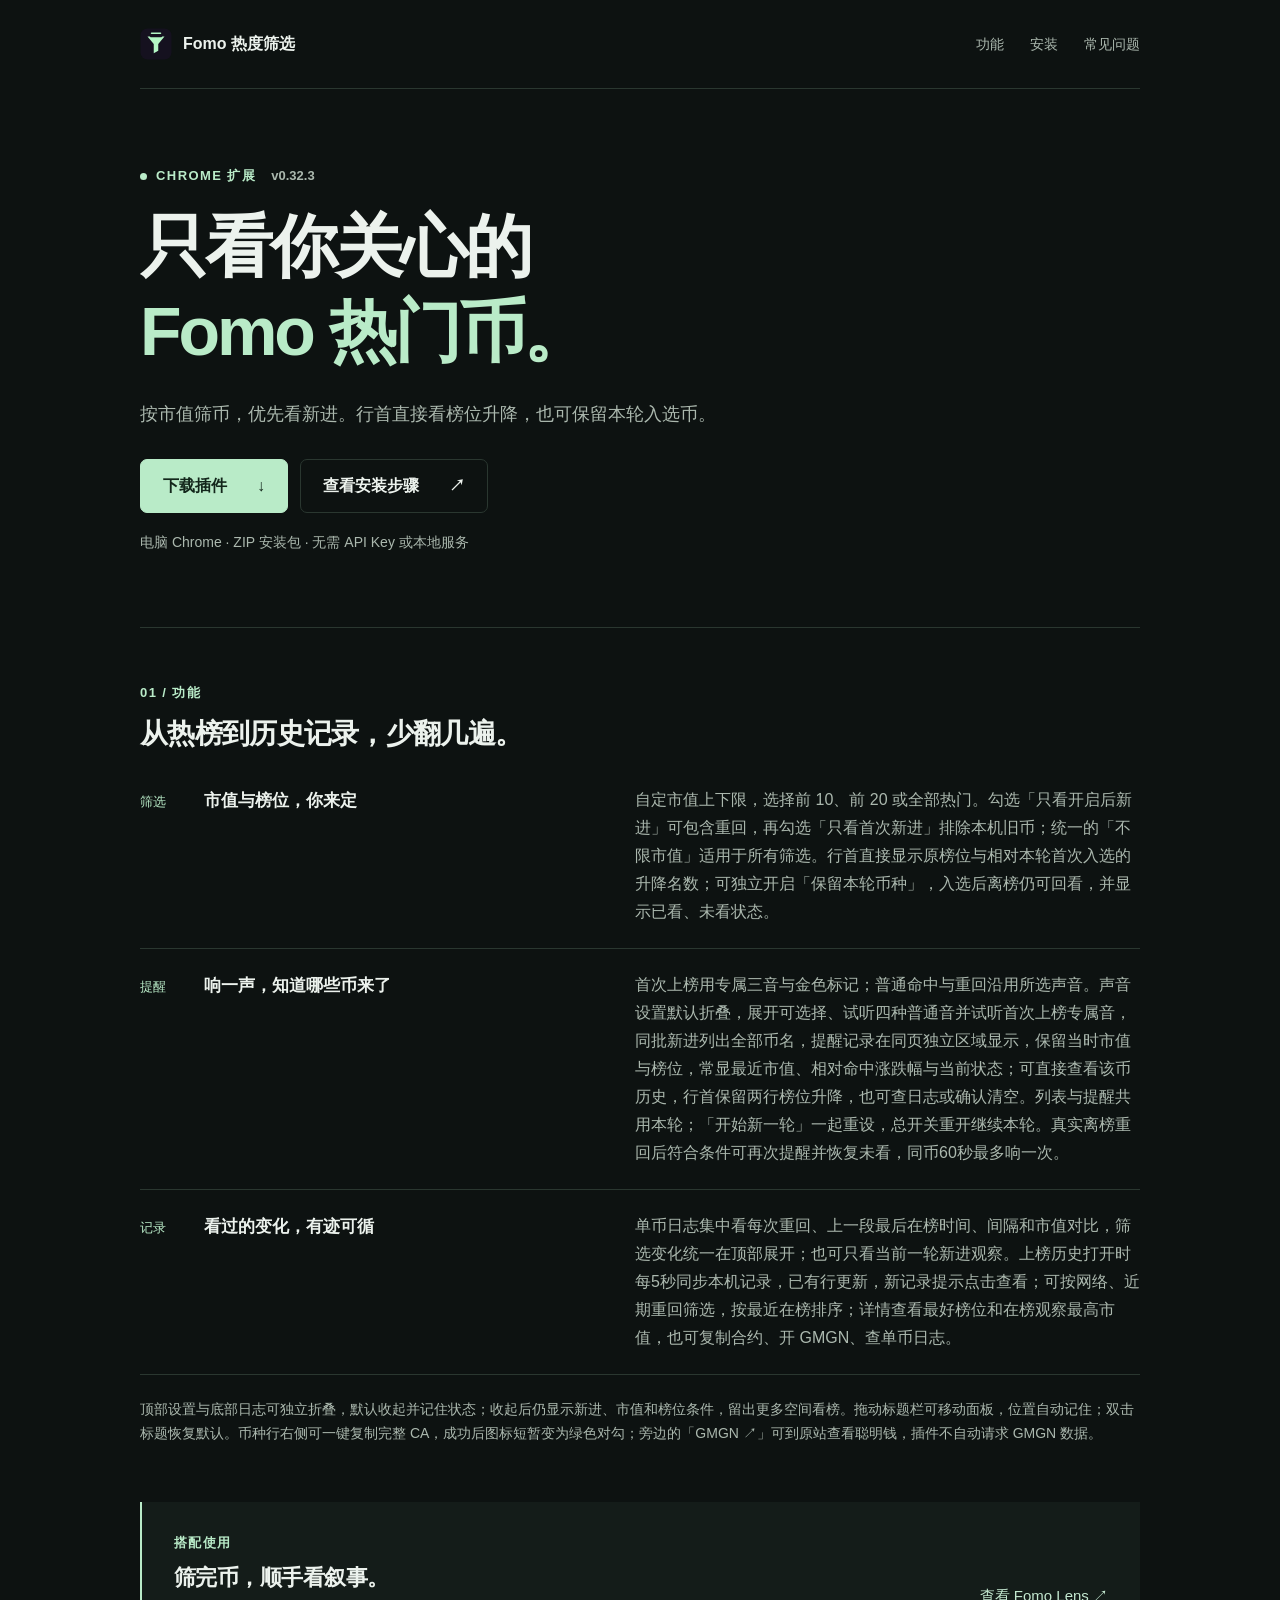
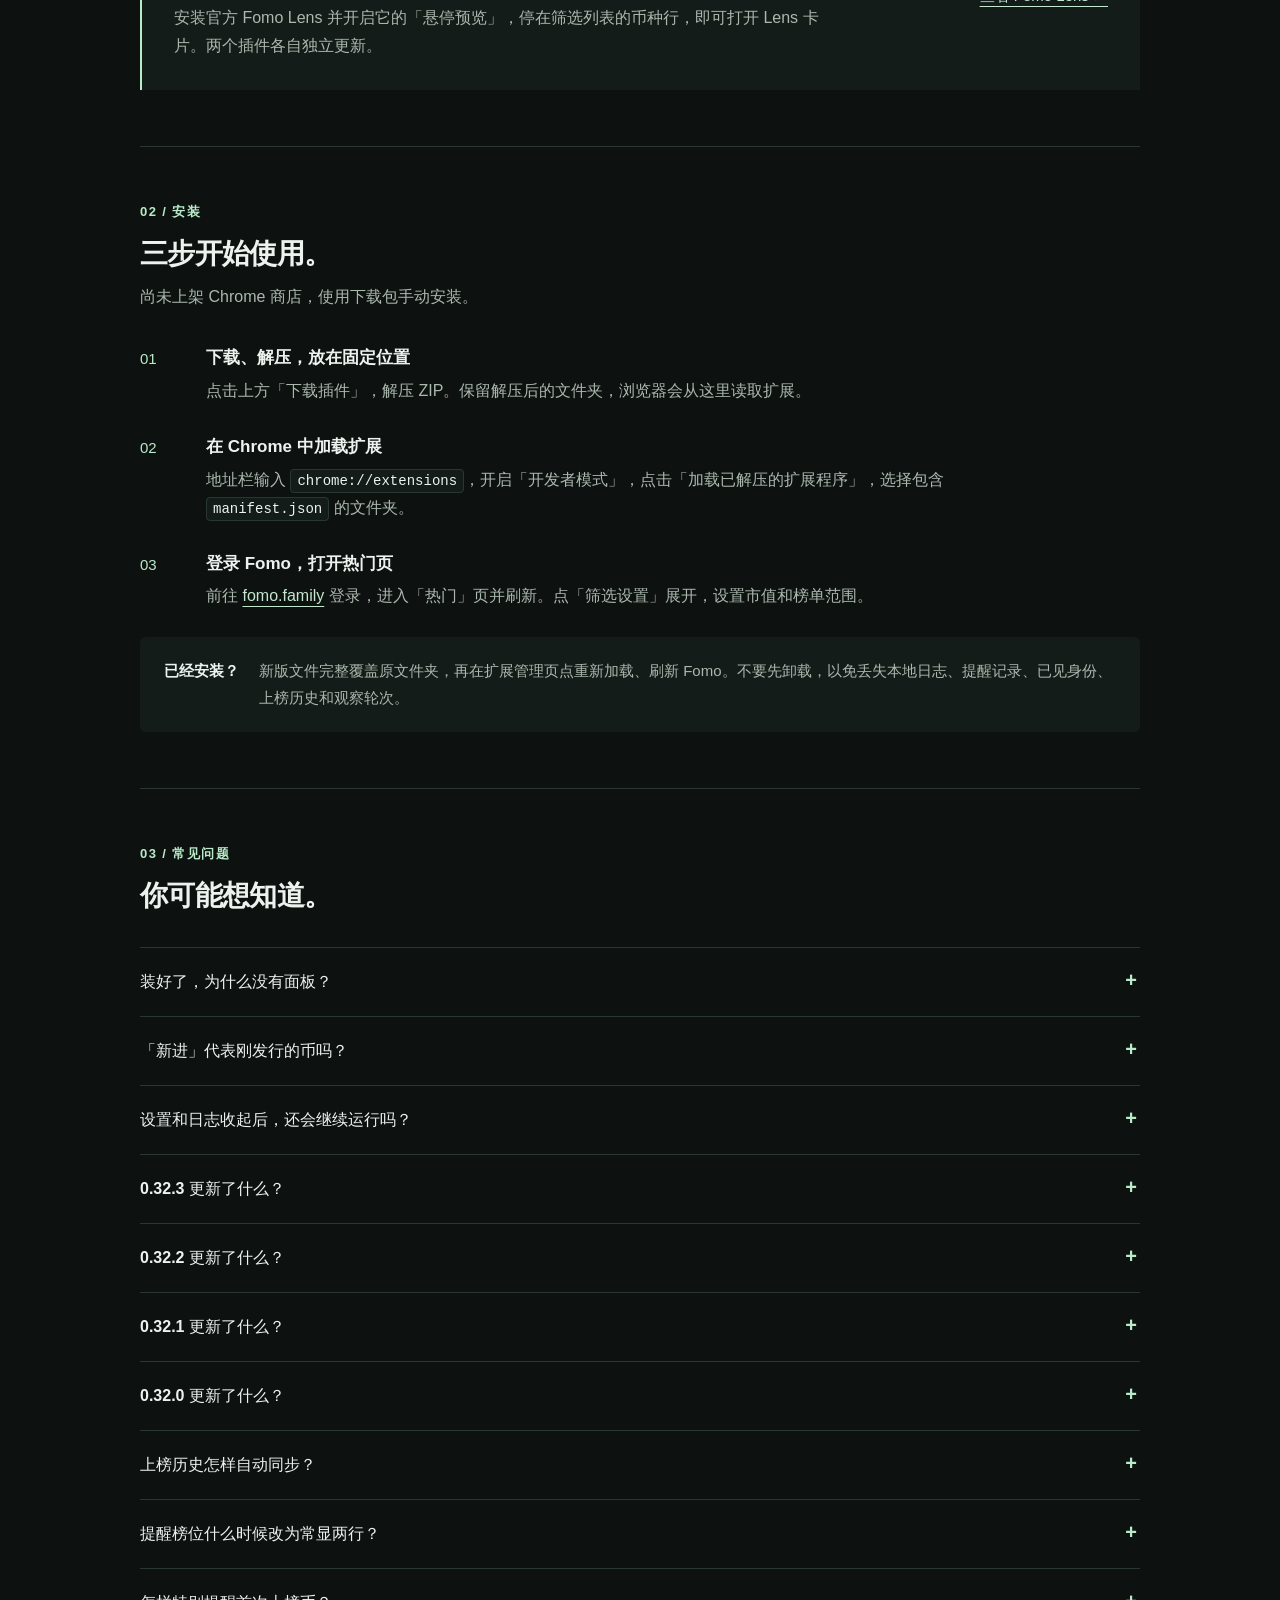
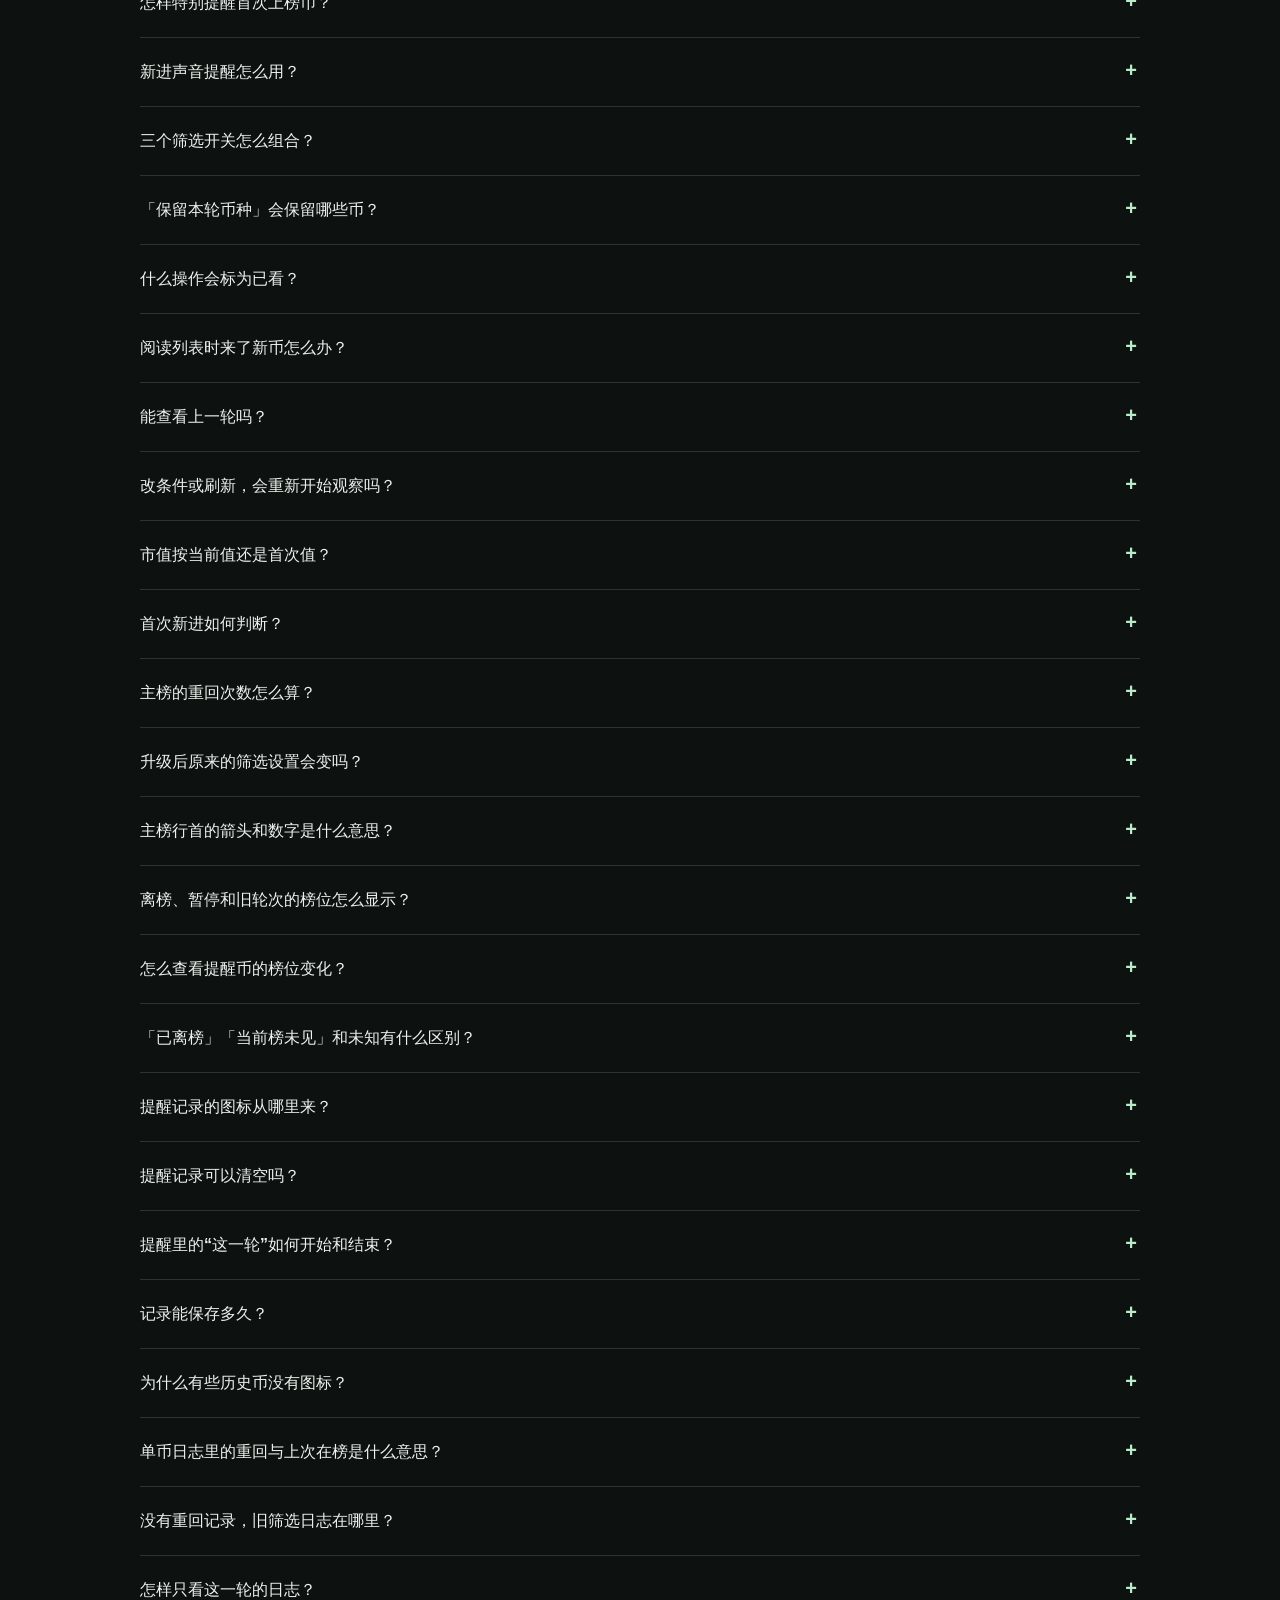
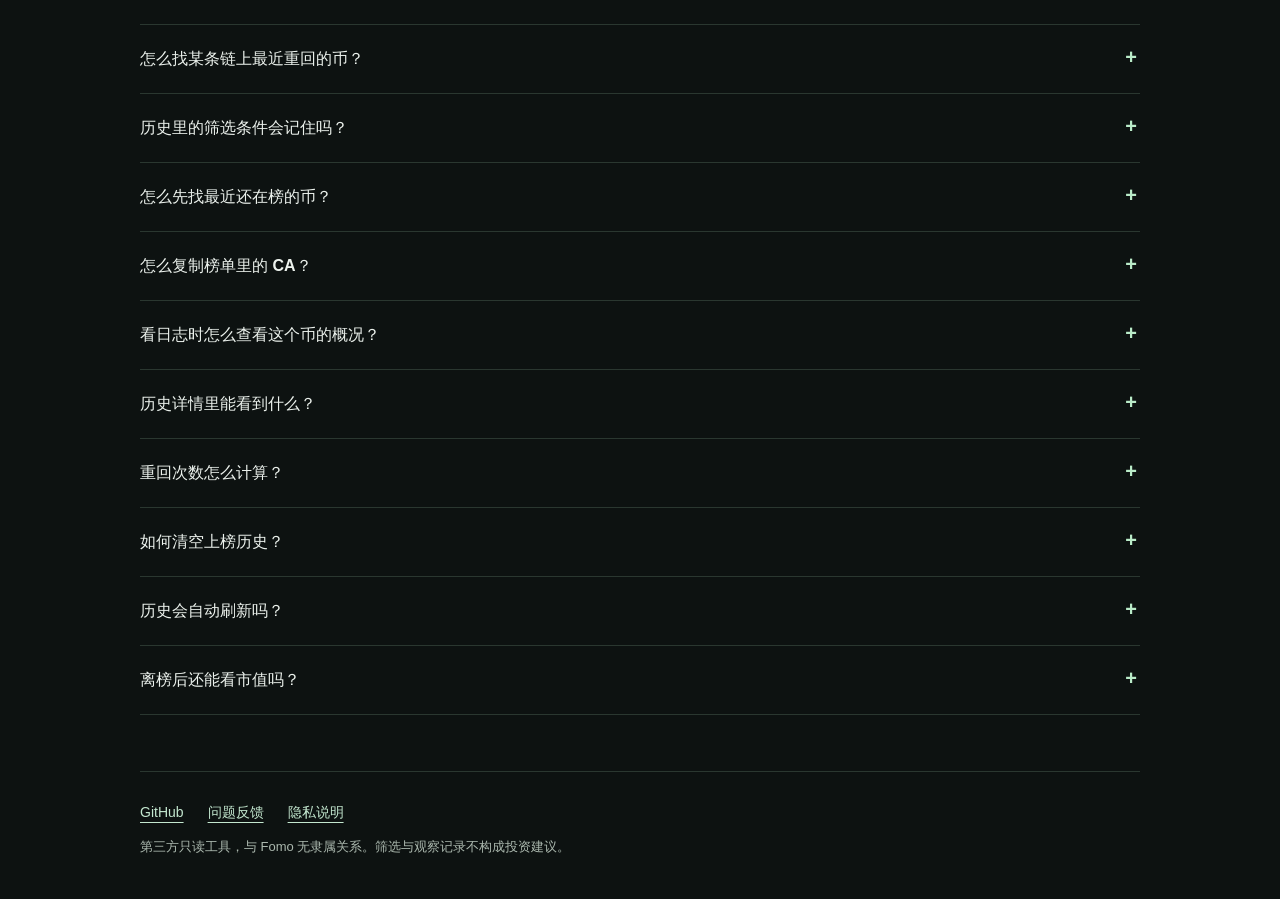
<file: index.html>
<!doctype html>
<html lang="zh-CN">
<head>
  <meta charset="utf-8">
  <meta name="viewport" content="width=device-width, initial-scale=1">
  <meta name="color-scheme" content="dark">
  <meta name="description" content="按市值和榜位筛选 Fomo 热门币，保留本轮入选币、标记已看，并查看变化日志。下载 Chrome 扩展并查看安装说明。">
  <title>Fomo 热度筛选 · 下载与使用</title>
  <link rel="icon" href="assets/icon.svg" type="image/svg+xml">
  <link rel="stylesheet" href="style.css">
</head>
<body>
  <a class="skip" href="#install">跳到安装步骤</a>
  <header class="wrap topbar">
    <a class="brand" href="./"><img src="assets/icon.svg" width="32" height="32" alt=""><span>Fomo 热度筛选</span></a>
    <nav aria-label="页面导航"><a href="#features">功能</a><a href="#install">安装</a><a href="#faq">常见问题</a></nav>
  </header>
  <main>
    <section class="wrap hero" aria-labelledby="title">
      <p class="eyebrow"><span class="dot" aria-hidden="true"></span>CHROME 扩展 <span class="version">v0.32.3</span></p>
      <h1 id="title">只看你关心的<br><span>Fomo 热门币。</span></h1>
      <p class="intro">按市值筛币，优先看新进。<br class="mobile-break">行首直接看榜位升降，也可保留本轮入选币。</p>
      <div class="actions"><a class="button primary" href="https://github.com/ccxxpa/fomo-trending-filter/releases/download/v0.32.3/fomo-trending-filter-0.32.3.zip">下载插件 <span aria-hidden="true">↓</span></a><a class="button secondary" href="#install">查看安装步骤 <span aria-hidden="true">↗</span></a></div>
      <p class="download-note">电脑 Chrome · ZIP 安装包 · 无需 API Key 或本地服务</p>
    </section>

    <section class="wrap section" id="features" aria-labelledby="features-title">
      <div class="section-heading"><p class="eyebrow">01 / 功能</p><h2 id="features-title">从热榜到历史记录，少翻几遍。</h2></div>
      <dl class="features">
        <div><dt><span>筛选</span>市值与榜位，你来定</dt><dd>自定市值上下限，选择前 10、前 20 或全部热门。勾选「只看开启后新进」可包含重回，再勾选「只看首次新进」排除本机旧币；统一的「不限市值」适用于所有筛选。行首直接显示原榜位与相对本轮首次入选的升降名数；可独立开启「保留本轮币种」，入选后离榜仍可回看，并显示已看、未看状态。</dd></div>
        <div><dt><span>提醒</span>响一声，知道哪些币来了</dt><dd>首次上榜用专属三音与金色标记；普通命中与重回沿用所选声音。声音设置默认折叠，展开可选择、试听四种普通音并试听首次上榜专属音，同批新进列出全部币名，提醒记录在同页独立区域显示，保留当时市值与榜位，常显最近市值、相对命中涨跌幅与当前状态；可直接查看该币历史，行首保留两行榜位升降，也可查日志或确认清空。列表与提醒共用本轮；「开始新一轮」一起重设，总开关重开继续本轮。真实离榜重回后符合条件可再次提醒并恢复未看，同币60秒最多响一次。</dd></div>
        <div><dt><span>记录</span>看过的变化，有迹可循</dt><dd>单币日志集中看每次重回、上一段最后在榜时间、间隔和市值对比，筛选变化统一在顶部展开；也可只看当前一轮新进观察。上榜历史打开时每5秒同步本机记录，已有行更新，新记录提示点击查看；可按网络、近期重回筛选，按最近在榜排序；详情查看最好榜位和在榜观察最高市值，也可复制合约、开 GMGN、查单币日志。</dd></div>
      </dl>
      <p class="small-note">顶部设置与底部日志可独立折叠，默认收起并记住状态；收起后仍显示新进、市值和榜位条件，留出更多空间看榜。拖动标题栏可移动面板，位置自动记住；双击标题恢复默认。币种行右侧可一键复制完整 CA，成功后图标短暂变为绿色对勾；旁边的「GMGN ↗」可到原站查看聪明钱，插件不自动请求 GMGN 数据。</p>
    </section>

    <section class="wrap lens" aria-labelledby="lens-title">
      <div><p class="eyebrow">搭配使用</p><h2 id="lens-title">筛完币，顺手看叙事。</h2><p>安装官方 Fomo Lens 并开启它的「悬停预览」，停在筛选列表的币种行，即可打开 Lens 卡片。两个插件各自独立更新。</p></div>
      <a href="https://hogen.pro/fomo-helper/" class="text-link">查看 Fomo Lens <span aria-hidden="true">↗</span></a>
    </section>

    <section class="wrap section" id="install" aria-labelledby="install-title">
      <div class="section-heading"><p class="eyebrow">02 / 安装</p><h2 id="install-title">三步开始使用。</h2><p>尚未上架 Chrome 商店，使用下载包手动安装。</p></div>
      <ol class="steps">
        <li><div><h3>下载、解压，放在固定位置</h3><p>点击上方「下载插件」，解压 ZIP。保留解压后的文件夹，浏览器会从这里读取扩展。</p></div></li>
        <li><div><h3>在 Chrome 中加载扩展</h3><p>地址栏输入 <code>chrome://extensions</code>，开启「开发者模式」，点击「加载已解压的扩展程序」，选择包含 <code>manifest.json</code> 的文件夹。</p></div></li>
        <li><div><h3>登录 Fomo，打开热门页</h3><p>前往 <a href="https://fomo.family/">fomo.family</a> 登录，进入「热门」页并刷新。点「筛选设置」展开，设置市值和榜单范围。</p></div></li>
      </ol>
      <div class="update-note"><strong>已经安装？</strong><p>新版文件完整覆盖原文件夹，再在扩展管理页点重新加载、刷新 Fomo。不要先卸载，以免丢失本地日志、提醒记录、已见身份、上榜历史和观察轮次。</p></div>
    </section>

    <section class="wrap section" id="faq" aria-labelledby="faq-title">
      <div class="section-heading"><p class="eyebrow">03 / 常见问题</p><h2 id="faq-title">你可能想知道。</h2></div>
      <div class="faq">
        <details><summary>装好了，为什么没有面板？</summary><p>确认扩展已启用，且允许访问 Fomo。进入「热门」页并刷新一次。从插件点开的代币详情页不会再显示筛选面板。</p></details>
        <details><summary>「新进」代表刚发行的币吗？</summary><p>不是。「新进」表示本机观察到它进入你选择的榜单范围，不代表发行时间或平台实际上榜时间。</p></details>
        <details><summary>设置和日志收起后，还会继续运行吗？</summary><p>会。点顶部「筛选设置」向上收起、点底部「最近日志」向下收起，两处独立展开并自动记住状态。折叠只改变显示，筛选、声音与日志保存继续运行，轮次和观察起点不变。收起时仍显示条件摘要，全部日志、上榜历史和提醒记录可直接打开；需要修改开关或条件时，再展开设置。</p></details>
        <details><summary>0.32.3 更新了什么？</summary><p>修复关闭上榜历史后提醒记录被横向拉宽的问题。提醒单独打开或切换显示时保持紧凑宽度，空间不足时缩窄或上下排列；左右位置随实际宽度计算。开关历史保留提醒阅读位置，不覆盖已保存的面板坐标。</p><p>上榜历史的宽度以及提醒筛选、记录、声音规则保持。重新加载扩展并刷新Fomo即可，无需清空记录。</p></details>
        <details><summary>0.32.2 更新了什么？</summary><p>提醒记录顶部新增“全部／首次上榜／重回”。首次上榜只看本机确认的金色记录；重回只看确认离开整个热榜、重回后命中的提醒。普通首次命中与类型不明的旧记录保留在全部中。同币不同次提醒各自筛选，混合批次保留原批数量。</p><p>这组选择只影响回看，声音、实际记录、主榜与未看规则保持。关闭再打开或从日志返回延续选择，刷新页面后默认全部。标题显示当前批数与全部批数；清空确认会明确包含当前未显示的类型。重新加载扩展并刷新Fomo即可使用，无需清空记录。</p></details>
        <details><summary>0.32.1 更新了什么？</summary><p>0.32.1（2026-09-09）压紧同页提醒和上榜历史。提醒将币名、事件与当时榜位放在同一行，命中和最近市值并排，各自保留完整日期时间，四个操作入口紧接其后。单币批次的时间和数量放到币名右侧，仅省去完全相同的重复时间；多币分组、不同时间、缺值与异常状态继续保留。</p><p>历史将最近在榜和重回次数尽量合为一行，保留可能不完整标记与详情，通用数据来源说明可以展开。主榜计数明确为“当前显示”和“本轮入选”。较窄区域自然换行，沿用原同页切换和上下排列；筛选、轮次、声音、未看、比较依据与存储规则不变。无需清空记录，重新加载扩展并刷新Fomo即可。</p></details>
        <details><summary>0.32.0 更新了什么？</summary><p>0.32.0（2026-09-08）将提醒记录改为同页独立区域，打开后继续看主榜。每条提醒固定保留命中时市值，与当前网页或本机历史的最近可用值比较，显示相对命中的涨跌幅、来源时间，以及超出市值区间、出榜位范围或离榜状态；点「查看历史」按同链完整合约直接定位该币。宽屏可同时查看主榜、提醒与历史，空间不足时切换提醒和历史，窄屏上下排列。</p><p>提醒以这一条记录的命中值为起点；上榜历史继续以首次记录值为起点。旧样本标明「最后观察」或「最近查询」及原时间，缺少依据时明确显示未知。提醒可见时每5秒只读同步本机历史，不新增行情查询；关闭、后台或切到历史后暂停。</p><p>「查看历史」临时按完整合约定位，保留原历史筛选、页码与阅读位置，返回后恢复；定位不自动查询行情。打开日志后提醒继续保留，手动关闭后不会自动重开。无需清空记录，重新加载扩展并刷新Fomo即可。</p></details>
        <details><summary>上榜历史怎样自动同步？</summary><p>上榜历史打开且页面可见时，每5秒同步本机已存记录，更新最近可用市值、最近在榜时间、重回次数和展开详情。已有行保持顺序、阅读位置与操作焦点；新增或排序变化显示「列表有更新，点击查看」，点击后载入新列表，空列表自动显示新记录。关闭历史或切到后台暂停，返回后恢复；看日志时仍打开的历史继续同步。</p><p>自动同步和列表更新提示只读取本机记录，不额外查询行情。离榜币的新行情仍按需查询，原来源时间与失败原因保留，无需清空历史。</p></details>
        <details><summary>提醒榜位什么时候改为常显两行？</summary><p>0.31.1（2026-09-08）将提醒记录的榜位改为与主榜一致的常显两行：币种图标左侧显示当前原榜位，下方显示绿色前移或橙色后移名数，持平或无法比较显示灰色「—」。保留提醒时间与当时榜位，移除逐币「榜位变化」折叠区域；悬停榜位可看比较依据与更新时间。离榜、当前榜未见、网络未覆盖和数据中断分别说明。每条提醒仍按自己的保存榜位比较，不换成本轮首次入选依据，不补写旧记录。</p></details>
        <details><summary>怎样特别提醒首次上榜币？</summary><p>0.31.0（2026-09-08）新增首次上榜特别提醒。符合当前筛选条件的本机首次上榜币，使用专属上行三音，并在主榜、弹出提示和提醒记录中以金色「首次上榜」突出显示。普通命中与重回保持原来选择的提示音；同批包含首次上榜时优先响一次专属音，静音仍保留标记与记录。</p><p>「首次上榜」只认本机连续观察确认第一次进入整个热榜，不代表发行时间或平台历史第一次上榜；旧币重回、前10／前20范围变化、刷新和断线基线都不算。它仍须符合当前市值等筛选条件，首次在榜这段过程里后来才自然符合时也可提醒一次，记录会区分首次上榜与符合筛选的时间。开启「只看首次新进」时仍按原有固定发现市值与榜位判断，不改成当前值。手动改条件、继续筛选和开始新轮的已有结果静默载入；旧记录不补分类、不补响。</p><p>点「声音设置」，上方「普通／重回」仍可选择原四种提示音，下方「首次上榜 · 专属三音」可单独试听。专属音受「声音提醒」总开关控制，不另增筛选开关。同币60秒间隔、多页只响一次和同批只响一声继续生效；若该批可发声的币中有首次上榜，使用专属音，否则使用普通／重回提示音。</p></details>
        <details><summary>新进声音提醒怎么用？</summary><p>先展开「筛选设置」，勾选「声音提醒」，点「声音设置」展开，选择清脆、双音、轻敲或铃声，再点「试音」。声音默认关闭，音色默认沿用原来的清脆声；选择自动记住，切换不重置本轮、不补响。如果显示「启用本页声音」，先点击一次。开启时已有的币不响，之后首次命中、有效重回符合条件都会记录；同币60秒最多响一次，限频期间仍立即记录与更新未看，之后不补响；同批多币只响一声，提示列出所有币名。点「提醒记录」在同页独立区域查看时间、币名、命中与最近市值、榜位，主榜继续显示；点击币名定位当前行，已移出的币打开其日志，提醒区域继续保留。声音关闭时仍记录，重新开启不补响；须保持观察页打开。</p></details>
        <details><summary>三个筛选开关怎么组合？</summary><p>不勾选「只看开启后新进」时使用普通筛选；勾选后使用当前观察轮次起点，排除该起点已有的币，包含之后进入所选范围和离开后重回的币。此时才显示「只看首次新进」，勾选后进一步排除本机以前见过的币与旧币重回。</p><p>「不限市值」位于同一组市值上下限旁，适用于所有情况。勾选后禁用输入并保留原值，取消后继续用原区间；市值未知也可通过该条件，榜位与新进要求仍生效。收起设置时仍能看到条件摘要，例如「开启后新进·包含重回·当前市值50万–200万·前20」。</p></details>
        <details><summary>「保留本轮币种」会保留哪些币？</summary><p>这是独立开关，默认关闭并记住选择，只保留这一轮曾真正入选的币。开启后，即使它自然离榜、离开所选范围或市值越界，也继续显示，并标明当前在榜、已离榜、已出范围或待更新。新入选币使用同样规则；关闭保留恢复当前符合条件的列表，重新开启可找回本轮仍符合保留条件的币。</p><p>手动改条件会重新筛选已有列表。普通与包含重回的新进按当前市值、榜位判断，离榜币用最后实际在榜样本；首次新进按固定发现市值、榜位判断。筛选依据不会因为保留而换成其他时刻的数值。</p></details>
        <details><summary>什么操作会标为已看？</summary><p>打开币种详情、GMGN、单币日志，或主动点击未看标记，会标记这一次事件已看；复制 CA 不会。悬停行内市值可查看首次入选的时间、市值和榜位，普通涨跌不改变已看，连续确认离榜后重回并符合条件会让同一行重新未看；打开旧提醒只标记它对应的事件，不能覆盖新重回。主榜仍每币一行、未看数按币统计。</p></details>
        <details><summary>阅读列表时来了新币怎么办？</summary><p>停在本轮榜首时，新入选币自动显示，旧币重回按所选顺序自动更新；鼠标停留、行内焦点和悬停预览不再拦住榜首更新。只有向下阅读时暂存新增、保持位置；滚回顶部自动恢复，也可点击「新增 N 个，点击查看」回到顶部。主动暂停仍须点击「继续」。日志从当前视图内独立打开，返回时恢复原列表；从提醒进入日志则显示「返回提醒记录」，尽量回到原批次和币种。原批次已淘汰时回到邻近记录，清空后保留空态，不恢复已删除内容。</p></details>
        <details><summary>能查看上一轮吗？</summary><p>可以在「查看观察轮次」选择已经结束的轮次，按结束时的条件、入选记录和最后观察样本回看，并标明轮末状态。不会用今天的筛选条件或行情重算旧轮，也不会从旧上榜历史补造升级前的轮次。</p></details>
        <details><summary>改条件或刷新，会重新开始观察吗？</summary><p>只有点击「开始新一轮」才结束当前观察轮并重设起点。新轮起点已经在榜的币属于基线，普通筛选可显示，两种新进筛选不会把它们当作新进。普通、开启后新进、首次新进之间切换，调整不限市值、区间、榜单范围或保留开关，都延续同一轮；刷新和重新打开网页也保留。关闭「只看开启后新进」仍会取消并隐藏首次条件。观察与提醒共用同一起点，「开启筛选」关闭再开启继续本轮。</p></details>
        <details><summary>市值按当前值还是首次值？</summary><p>限制市值时，普通筛选和包含重回的开启后新进按当前市值判断。例如开启后进入前20时为40万美元，之后自然涨到50万美元且仍在前20，就可进入50万–200万美元的筛选结果，本轮首次符合或真实重回这一段尚未命中时可提醒一次；市值跨入区间不算新进或重回。只看首次新进时，使用发现时固定的市值和榜位，发现时40万美元的币之后涨到50万美元不会补报。手动改条件后出现的结果保持静默。</p></details>
        <details><summary>首次新进如何判断？</summary><p>勾选「只看首次新进」后，沿用「只看开启后新进」的观察起点，只认本机连续观察到首次进入整个热榜的币。起点时已在榜、以前见过的身份和旧币重回都不计入；第50升到第15不算首次新进。首次市值与榜位固定按发现时判断，当前列表仍显示最新市值；未开启保留时，离开所选范围会移出。开启保留后，曾入选的币可继续显示，状态与最后观察时间分别标明。符合即提醒，不等待1分钟或3分钟。</p><p>首次指本机观察，并非代币首次发行或平台历史首次上榜。已知身份从仍保留的历史、日志和提醒初始化；此前已删除或从未记录的过程无法还原。已建立的身份记录不随刷新、重开开关或清空提醒、日志、上榜历史删除。关闭网页或数据中断期间不补造新进。</p></details>
        <details><summary>主榜的重回次数怎么算？</summary><p>主榜「重回热度榜」直接显示本机累计重回次数，例如「重回热度榜 3 次 · 2分」；2分表示距离最近这次重回的时间。次数读取现有上榜历史，只计实际确认离开整个热榜后再次进入，不含首次进入，新观察轮不归零。行内直接显示「N 次」，记录可能不完整的说明保留在悬停提示里；读取中、失败或缺少本次依据分别显示读取中或次数未知，不拿旧合计补算。前10／前20的范围重回保持原样，不混用整榜计数。</p><p>主动暂停或向下阅读时悬停会保留已显示次数，继续看榜时更新；已结束轮次、已离榜和待更新仍显示原有最后观察说明。本机记录按当前显示币种分批读取，最多每5秒刷新；不查询行情，不写入新计数或修改历史。清空上榜历史会一并清除此计数，清空日志或开始新观察轮不会清除它。窄窗口可自然分成两行，保留币名的显示空间。</p></details>
        <details><summary>升级后原来的筛选设置会变吗？</summary><p>保留原市值、新进条件、榜单范围和有效观察起点；此前版本的后续不限市值与首次条件继续兼容，新安装仍默认50万–200万美元、前20。0.30.0 沿用已有本轮和已看状态，后续事件身份与声音限频使用现有本机数据库的可选字段，数据库版本不变；旧提醒不补绑事件，不批量重设未看。首次跨越0.27.0升级时，本轮入选关系只从升级后实际收到的榜单建立，不用旧历史摘要补造。原日志、历史、提醒和首次身份库无需清空或迁移，没有新增行情来源、权限或旧记录回填。</p></details>
        <details><summary>主榜行首的箭头和数字是什么意思？</summary><p>原榜位在上，相对本轮首次入选依据的升降名数在下，无需展开。例如从 #12 到 #5，显示 #5 和绿色向上箭头7；到 #18 则显示橙色向下箭头6。持平显示灰色「—」。起点缺失也显示「—」，并说明未记录，不拿当前值补填。</p><p>起点在本轮首次入选时固定：当时为首次新进模式就沿用发现榜位，其他情况使用入选时榜位。改条件、切换模式、重回或刷新都不重设；「开始新一轮」才建立新轮依据。提醒仍按各条提醒自身的起点比较，因此可能与主榜数字不同。</p></details>
        <details><summary>离榜、暂停和旧轮次的榜位怎么显示？</summary><p>掉出前10／前20但仍在完整热榜时，保留行仍显示原榜位和变化。查看本轮时，已离榜或观察未知的币两行均显示「—」并说明状态，不把最后在榜值当作当前榜位。主动暂停或向下阅读时悬停稳榜，两行一起沿用同一份显示样本，说明分别标为「暂停时榜位」或「悬停时榜位」，继续或移开鼠标后再更新。</p><p>已结束轮次使用冻结样本，按轮末状态标「轮末榜位」「最后在榜」或「最后观察」，并说明实际样本时间，不跟随当前行情。主榜变化只复用现有数据，不新增行情请求、GMGN API、权限或持久字段，也不因更新触发声音、新提醒或已看。</p></details>
        <details><summary>怎么查看提醒币的榜位变化？</summary><p>打开「提醒记录」，币种图标左侧直接显示两行榜位：上方是当前完整热榜原榜位，下方是相对这条提醒当时榜位的升降。例如当时 #12、当前 #5，显示 #5 和绿色向上箭头7；当前 #18则显示橙色向下箭头6；持平显示灰色「—」。币名下方继续保留提醒时间与当时榜位；悬停两行榜位可看比较依据和更新时间，无需逐币展开。旧提醒未保存初始榜位时显示未记录，不用当前榜位补填。</p><p>当前榜位按同一网络与完整合约匹配，不受面板前10/前20或市值条件截断。查看及后续榜位更新不会触发声音、新提醒或已看标记。比较仅复用已经收到的网页榜单，不新增行情请求、GMGN API、权限或持久字段；主榜常显变化使用本轮首次入选依据，提醒仍使用这一条记录自身的起点；不提供1分钟或3分钟市值变化。</p></details>
        <details><summary>「已离榜」「当前榜未见」和未知有什么区别？</summary><p>只有连续观察确认币种从完整热榜消失，才显示「已离榜」。旧提醒币当前没有出现在完整榜、又缺少连续离榜依据时，显示「当前榜未见」。当前网页未覆盖该网络或数据中断时，明确显示未知和原因，不把旧榜位当作当前值。掉出所选前10/前20，或市值不再符合筛选，都不等于离开完整热榜。</p></details>
        <details><summary>提醒记录的图标从哪里来？</summary><p>0.26.1（2026-09-08）新增提醒币种图标。新提醒保存 Fomo 榜单已有的公开图标地址；旧提醒没有有效地址时，打开提醒记录后按同一网络与完整合约地址读取本机上榜历史，仅供当前界面显示，不改写旧提醒或当时市值、时间与榜位。地址缺失、本机读取失败或图片加载失败时显示币名首字。</p><p>图片通过浏览器常规请求从已有公开图片源加载，不查询行情或 GMGN API，不新增权限或数据库版本；无需清空已有记录。</p></details>
        <details><summary>提醒记录可以清空吗？</summary><p>提醒记录可查看每币当时的发现时间、市值和榜位，并复制 CA、打开 GMGN 或查看全部日志。旧提醒缺少的字段显示未记录，不拿当前行情补填。点击「清空提醒」再确认，只删除提醒记录，保留上榜历史、变化日志和本轮已见身份；清空不重报已处理事件，后续有效重回仍正常记录。</p></details>
        <details><summary>提醒里的“这一轮”如何开始和结束？</summary><p>观察与提醒共用一轮，只有点击「开始新一轮」才一起重设；「开启筛选」关闭再开启继续本轮。新轮当前在榜币作为静默基线。刷新、关闭页面再打开、改市值、切换榜单范围、新进条件或不限市值、开关声音都延续同一轮。调整条件后显示出来的币只记为已见，不响。暂停列表、收起面板和查看记录仍会观察；关闭网页、断线或休眠期间的变化不会补报。</p></details>
        <details><summary>记录能保存多久？</summary><p>提醒记录保留最近100批、合计最多2000个币次，淘汰旧提醒不影响本轮去重；变化日志保留最近5000条或约4MB；上榜历史与新增观察轮次分别保存，不按日志上限淘汰，仍受浏览器与磁盘容量限制。现有历史备份只包含上榜摘要，不包含提醒和观察轮次；卸载前请导出需要保留的日志与历史。</p></details>
        <details><summary>为什么有些历史币没有图标？</summary><p>0.13.3已修复图标地址保存后仍不加载的问题，更新即可，无需清空历史。没有保存过可用图标地址，或图片源加载失败时，仍会显示币名首字；后续榜单或行情响应可补齐地址。</p></details>
        <details><summary>单币日志里的重回与上次在榜是什么意思？</summary><p>每次重回按最近优先展示，比较上一段最后在榜的时间、市值与本次重回的时间、市值。「距上次在榜」是两次观察间隔，不代表精确离榜时长。上次数值不会被重回后的行情覆盖，缺少依据就显示未知。顶部「筛选变化」可独立展开、滚动和翻页，下面的重回记录继续保留。首次在榜、离榜等原始记录仍可在全部日志回查；未观察的过程不补造。</p></details>
        <details><summary>没有重回记录，旧筛选日志在哪里？</summary><p>旧版只记录符合筛选条件的变化，可能没有保存真正离开热榜的过程。旧记录仍保留，点顶部「筛选变化」即可回看。0.27.0 起，只要观察页实际收到有效榜单，就会记录热榜进出；筛选总开关开启时另记筛选变化。总开关关闭后，热榜进出、上榜历史和本轮榜单观察仍继续记录实际收到的数据；市值越界后也可记录后续离榜。不补造过去未记录的过程，两类日志共用最近5000条或约4MB的保留上限。</p></details>
        <details><summary>怎样只看这一轮的日志？</summary><p>在日志页勾选「只看新进本轮」，使用「只看开启后新进」的共同起点。包含重回或只看首次新进时都可用，切换首次条件保留本轮查看，并能查看相同起点下两类仍保留的日志；改市值或榜单范围也不重设。点击「开始新一轮」才重设共同起点。日志最多保留5000条或约4MB，旧未知记录和未观察期间不会补造。「导出全部日志」仍为全量，不受查看条件影响。</p></details>
        <details><summary>怎么找某条链上最近重回的币？</summary><p>打开历史的「更多筛选」，选择网络和「近期重回」的近 24 小时或近 7 天。只有插件确认离开整个热门榜后再回来的币才符合，旧记录没有确认过重回时不纳入。它可与首次记录时间、最好榜位等条件一起使用。</p></details>
        <details><summary>历史里的筛选条件会记住吗？</summary><p>会。搜索、首次市值、排序，以及「更多筛选」内的首次记录时间、最好榜位、网络和近期重回都保存在本机，刷新后恢复。收起更多筛选时仍显示全部生效条件，「清除」会重置其中四项，保留搜索、市值和排序。查看单币日志时历史继续显示，返回时保留阅读位置。</p></details>
        <details><summary>怎么先找最近还在榜的币？</summary><p>在上榜历史把排序切到「最近在榜优先」，所有符合筛选的币一起排序后再分页，未知时间放到后面。查询市值不会改变在榜时间。默认「首次记录优先」按首次记录从新到旧排列。</p></details>
        <details><summary>怎么复制榜单里的 CA？</summary><p>点击每行右侧、GMGN 旁的复制图标即可复制完整合约地址，成功后图标变成绿色对勾，约2秒后恢复，榜单位置保持。也可用 Tab 聚焦按钮后按 Enter 或空格；失败时会显示可手动选中的地址，按 Esc 或关闭按钮收起。复制只在主动操作时写入剪贴板，不读取其内容。</p></details>
        <details><summary>看日志时怎么查看这个币的概况？</summary><p>悬停币名，涨跌幅与左右市值对齐，长箭头放在下方，两个完整等宽时间各自对应市值；当前市值更突出，首次值与时间颜色更柔和；点「查看日志（N条）」；条数是本机仍保留的该币全部原始日志。顶部概况默认收成一行，让重回时间与市值对比优先可见；点开可查看首次记录、最近可用市值、变化、最近在榜、已确认重回次数与更多概况。首次值统一来自本地上榜历史，旧日志清理不改变起点。概况不受历史搜索或日志本轮筛选限制；更新概况只重新读取本机已有数值。悬停卡在正常相邻位置显示于历史面板前方，只在窗口放不下时调整。</p></details>
        <details><summary>历史详情里能看到什么？</summary><p>点历史行的空白处或「详情」，查看最好榜位、在榜观察最高市值及记录时间、最近在榜完整时间、已确认重回次数及统计起点；一次展开一个币。最高市值只来自实际保存的在榜记录，不是完整历史最高点。展开只看已保存内容，币名、复制合约、GMGN和查看日志仍可直接使用。</p></details>
        <details><summary>重回次数怎么计算？</summary><p>只统计插件确认币种离开整个热门榜、随后返回的次数，第一次新进不计入。旧版本没有单独保存重回次数，不能从旧进入次数推算；更新后继续记录，旧记录及关闭网页、断线期间的缺口会标明未知。最近在榜是最后一次在榜单里观察到的时间，查询市值不会改变它。</p></details>
        <details><summary>如何清空上榜历史？</summary><p>点历史区域顶部「清空历史」，确认后删除全部历史币，包括筛选外的记录。变化日志与筛选设置保留；后续榜单数据会重新记录，当前在榜币可能再次出现。需要保留请先下载备份。</p></details>
        <details><summary>历史会自动刷新吗？</summary><p>历史区域打开且网页可见时，每5秒同步本机记录。页面实际收到的榜单会继续更新历史，历史已有行随之更新；有新增或排序变化时点「列表有更新，点击查看」。自动同步和此按钮只读取本机，不刷新离榜币行情。市值会保留真实来源与获取时间，不把本机同步时间当成新行情时间。</p></details>
        <details><summary>离榜后还能看市值吗？</summary><p>打开「上榜历史」时，通过当前 Fomo 登录会话查询本页币种。1分钟内复用已有数值，失败时保留上次数值并显示原因；不会持续轮询全部历史。首次市值与查询市值均按价格乘总供应量计算。</p></details>
      </div>
    </section>
  </main>
  <footer class="wrap footer"><div class="footer-links"><a href="https://github.com/ccxxpa/fomo-trending-filter">GitHub</a><a href="https://github.com/ccxxpa/fomo-trending-filter/issues">问题反馈</a><a href="privacy.html">隐私说明</a></div><p>第三方只读工具，与 Fomo 无隶属关系。筛选与观察记录不构成投资建议。</p></footer>
</body>
</html>
</file>
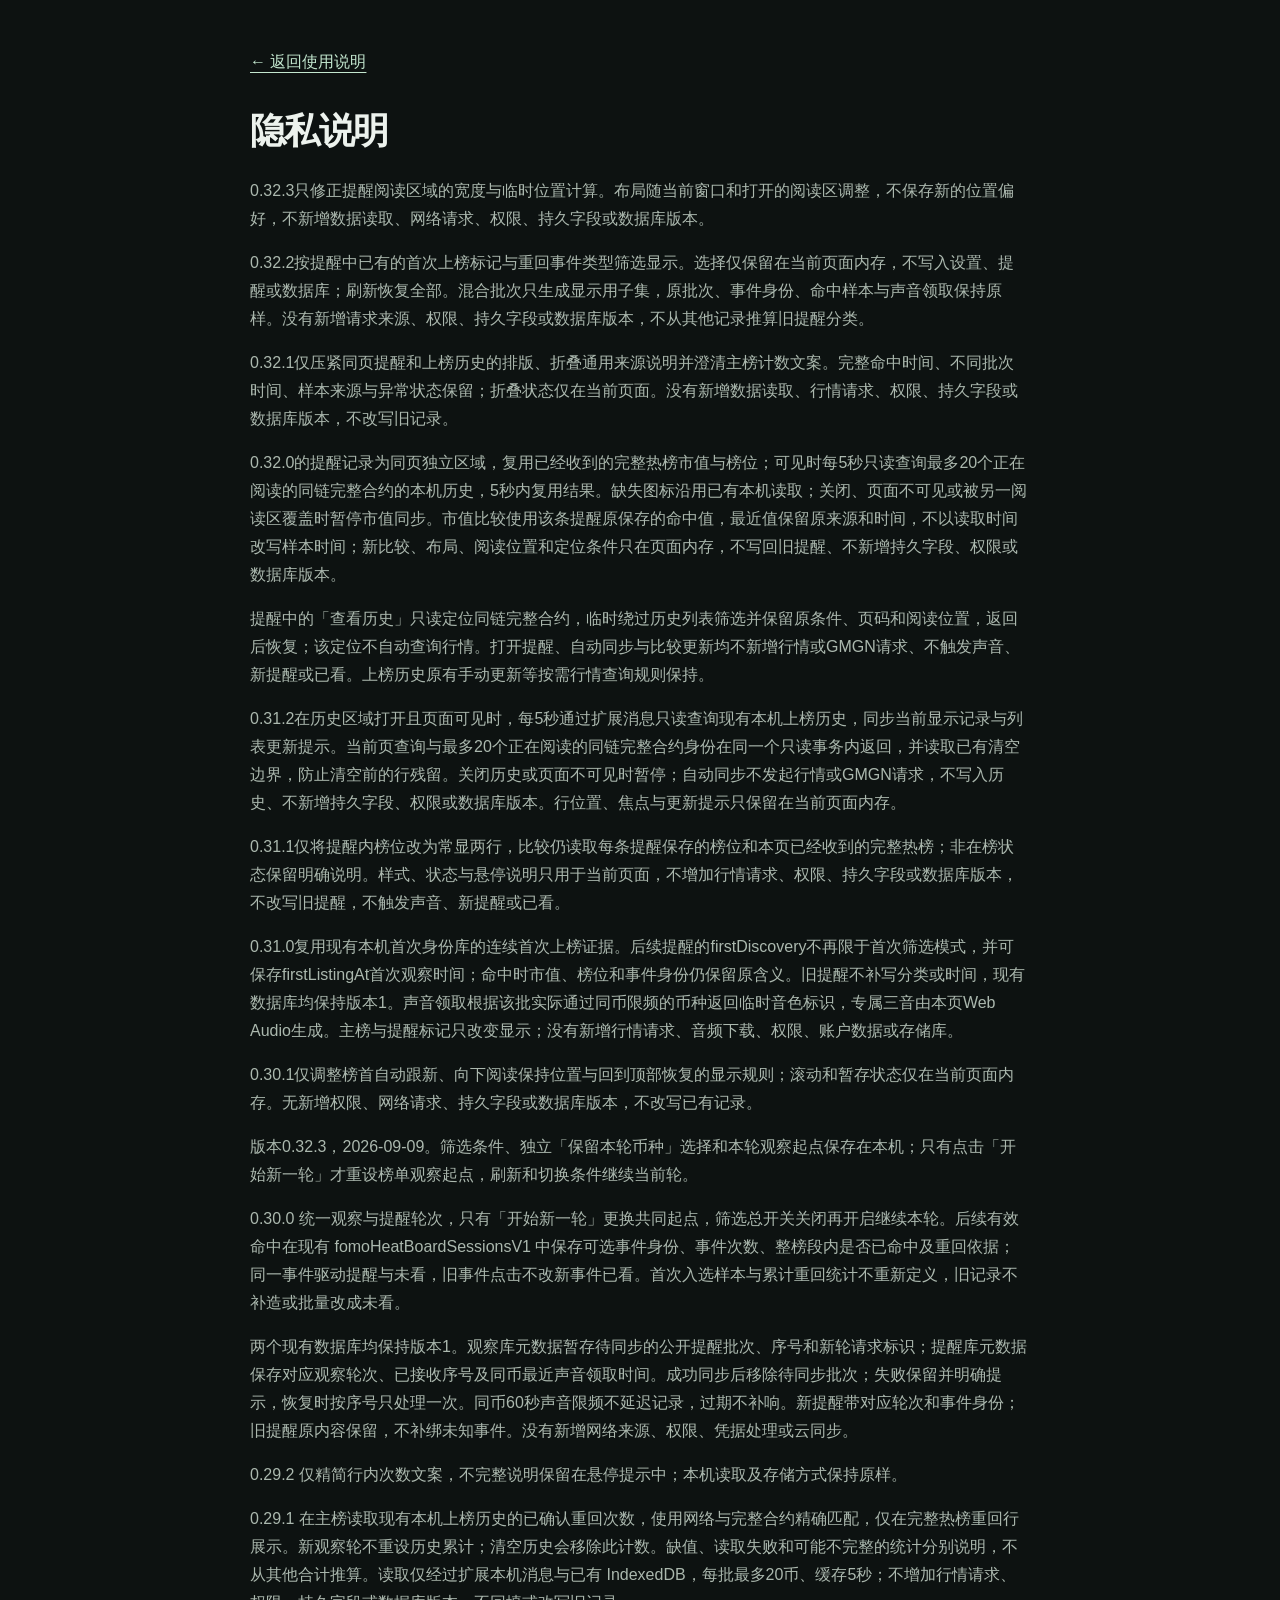
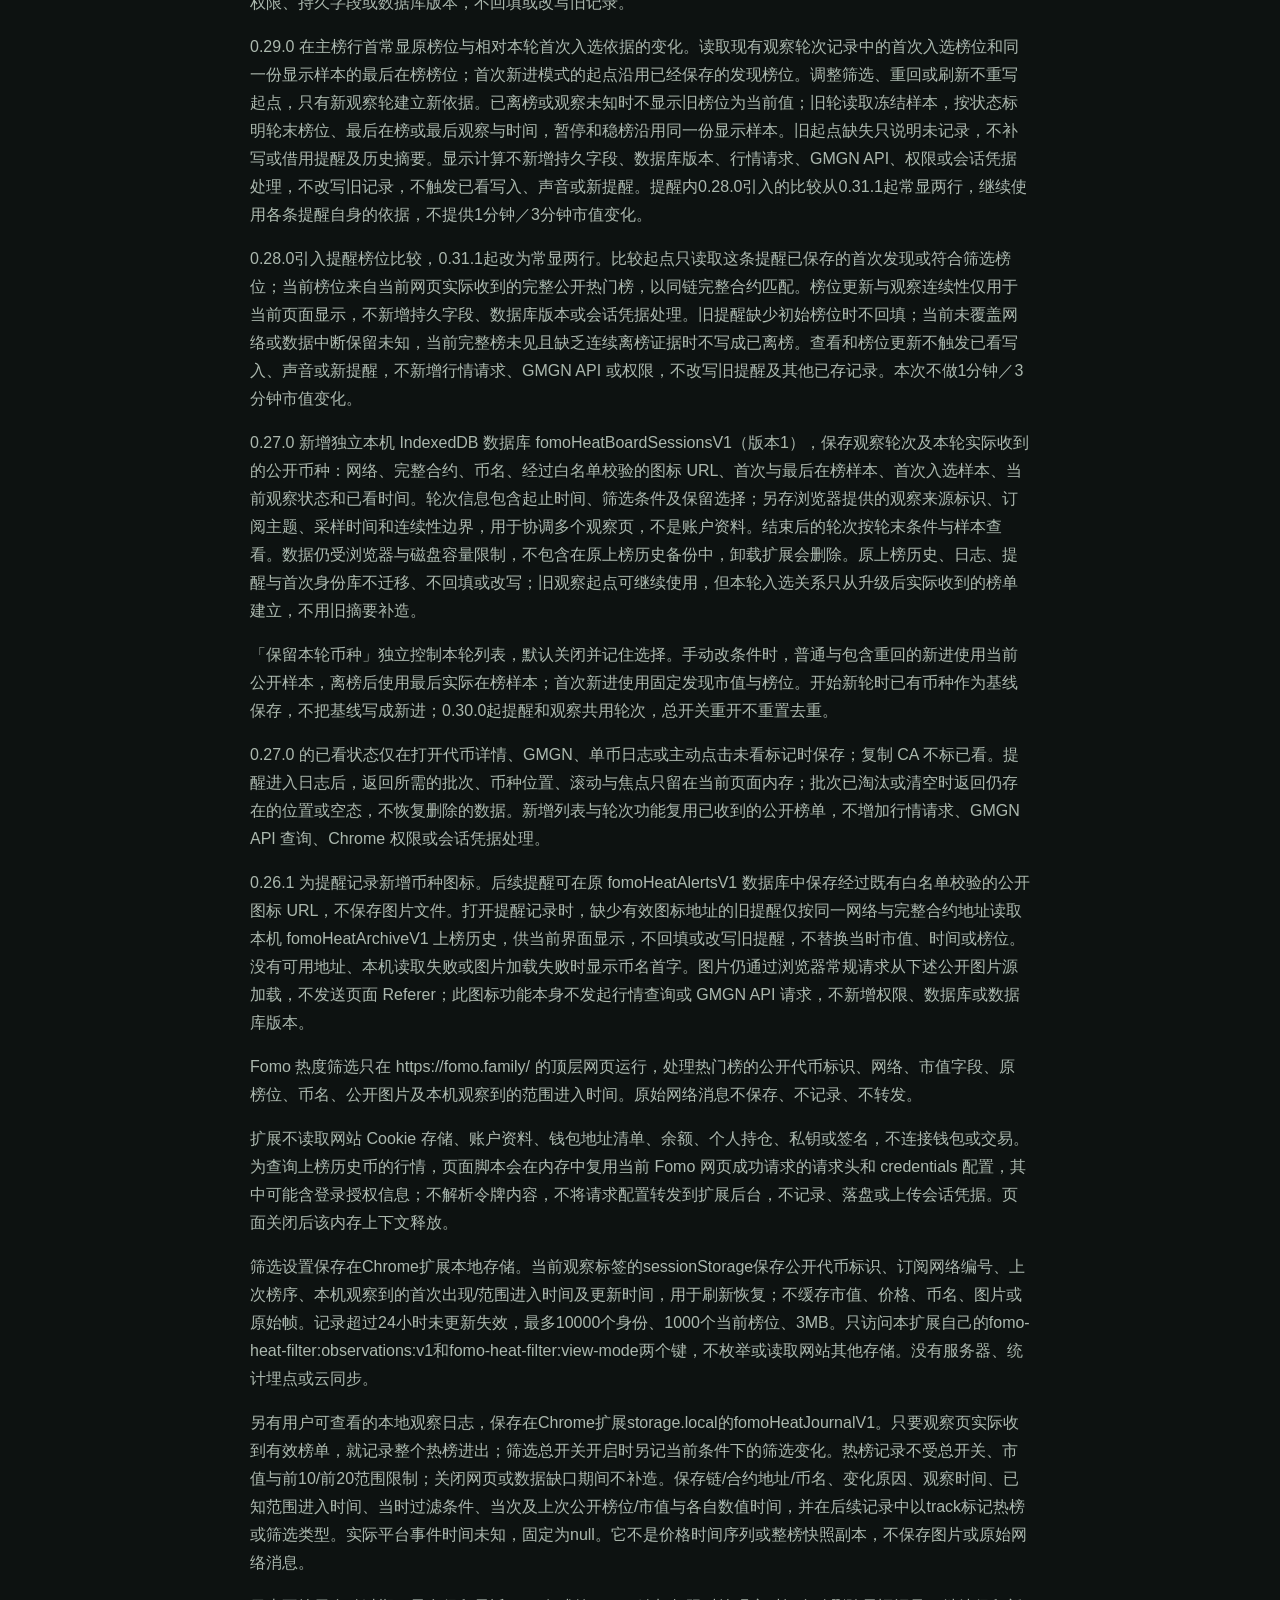
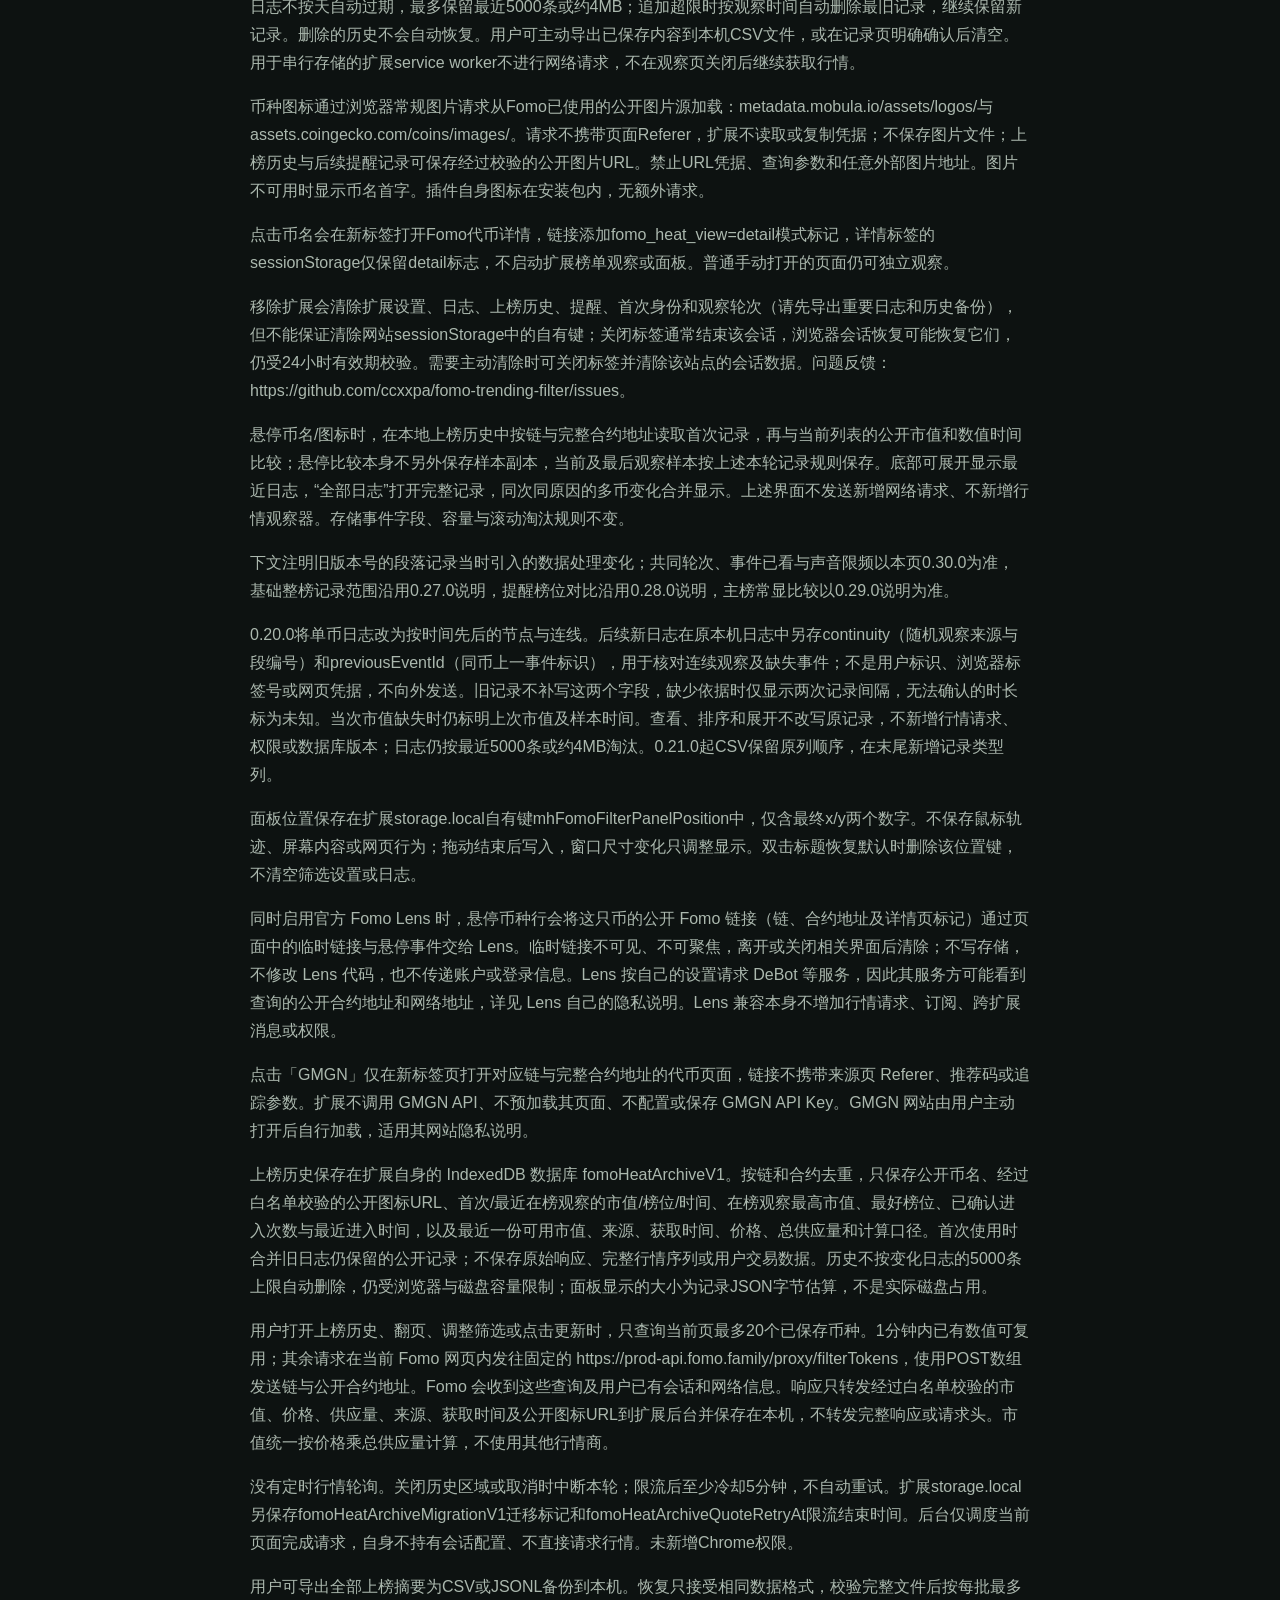
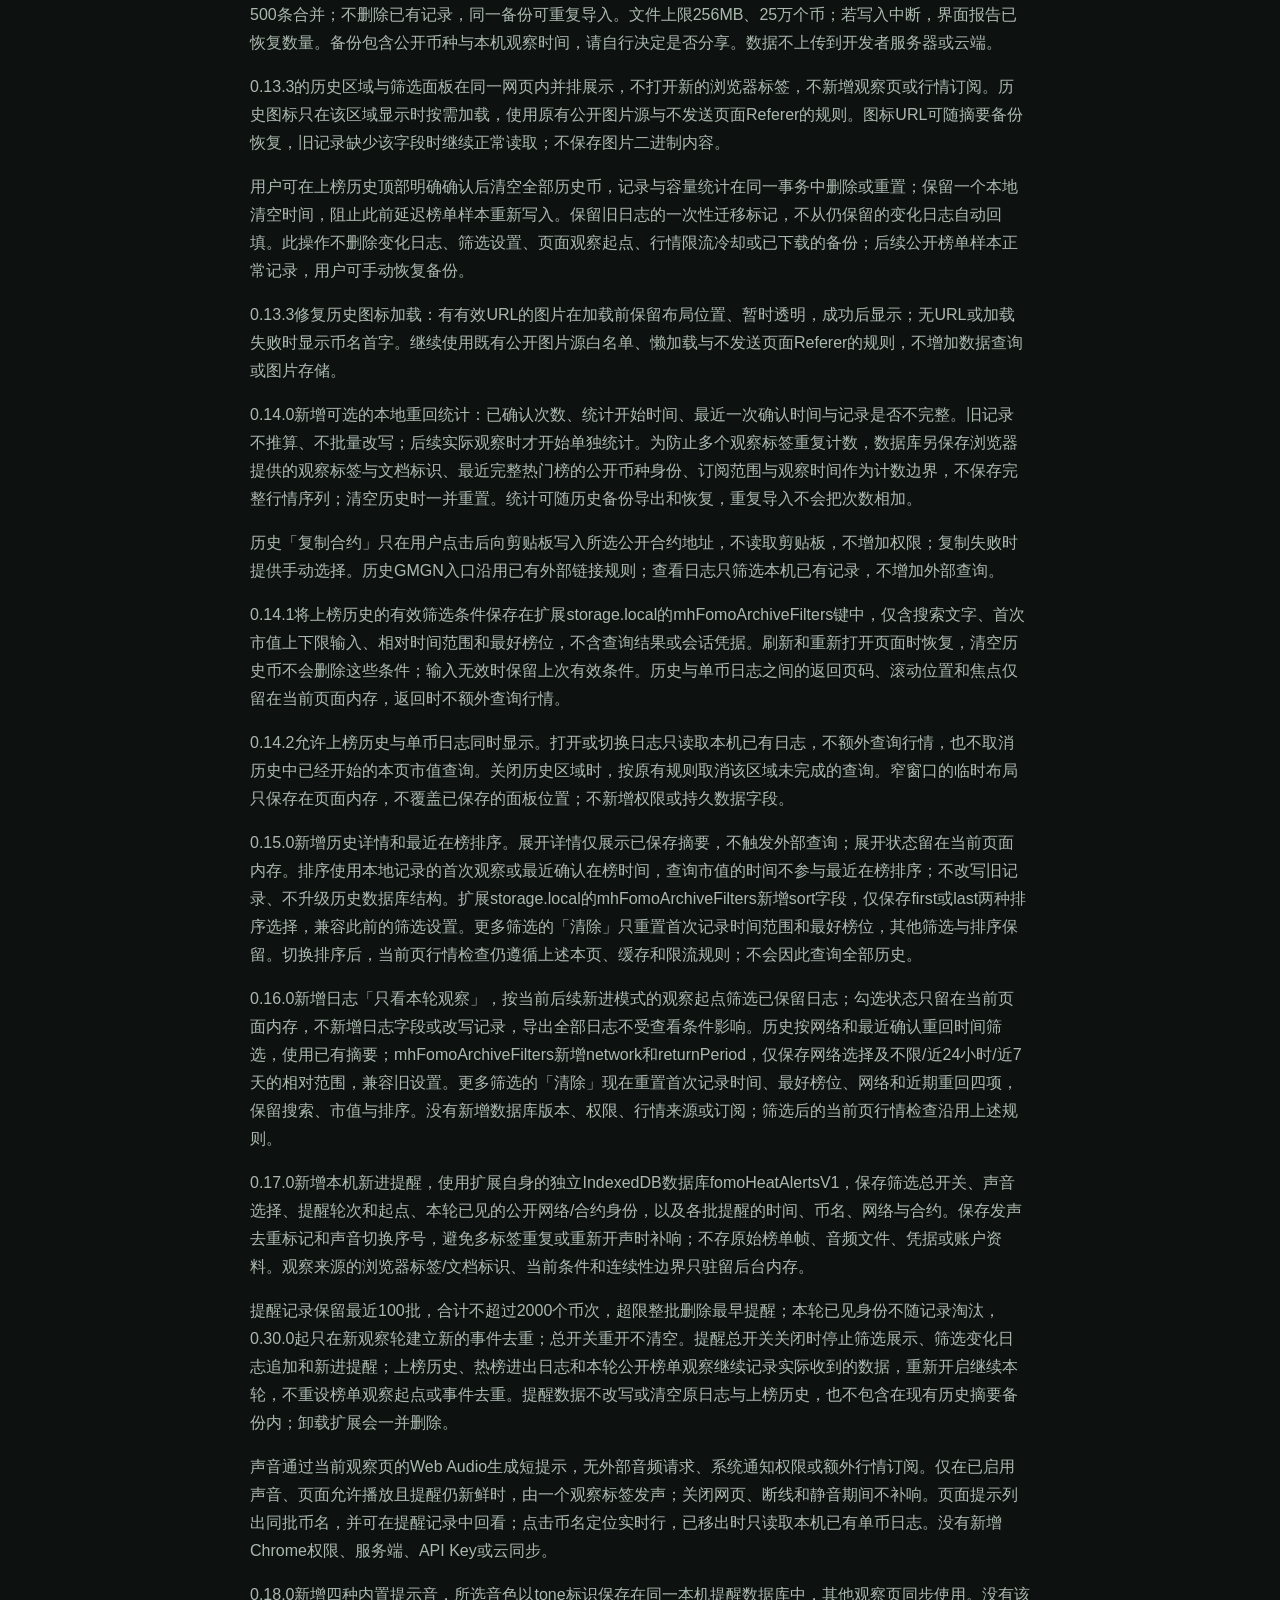
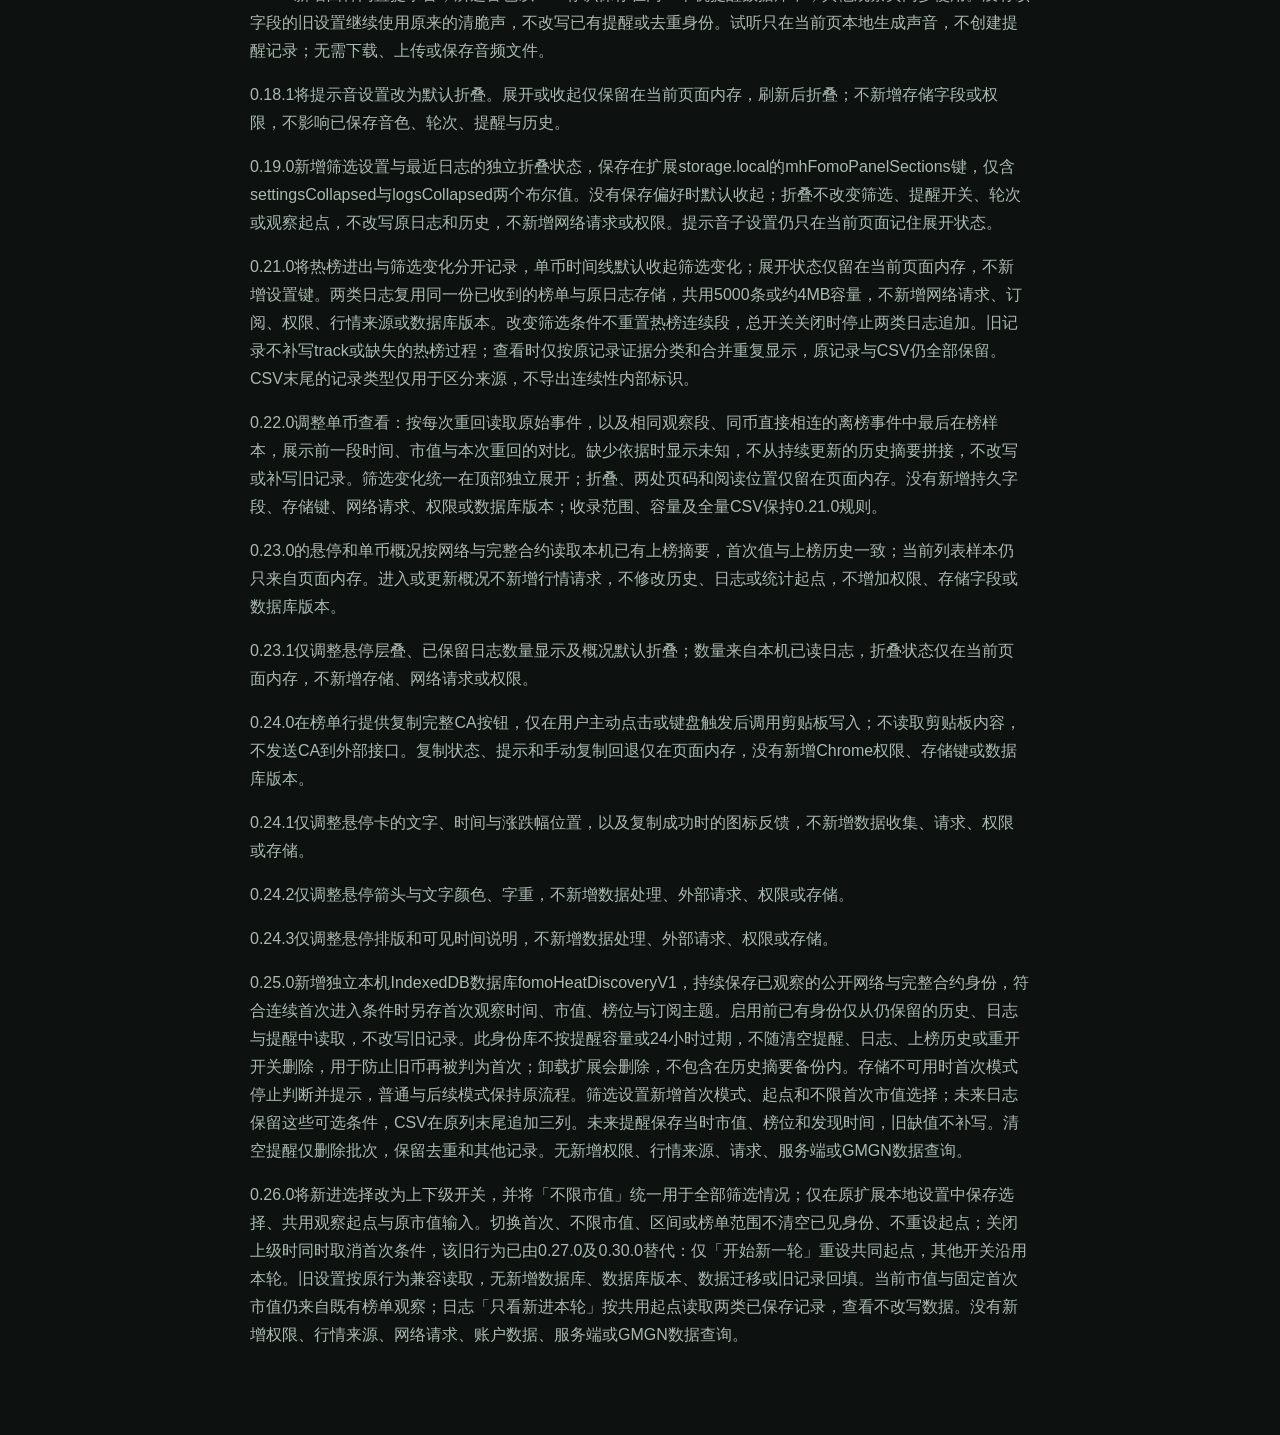
<file: privacy.html>
<!doctype html><html lang="zh-CN"><head><meta charset="utf-8"><meta name="viewport" content="width=device-width,initial-scale=1"><meta name="color-scheme" content="dark"><title>隐私说明 · Fomo 热度筛选</title><link rel="icon" href="assets/icon.svg"><link rel="stylesheet" href="style.css"></head><body><main class="wrap legal"><a href="./">← 返回使用说明</a><h1>隐私说明</h1>
<p>0.32.3只修正提醒阅读区域的宽度与临时位置计算。布局随当前窗口和打开的阅读区调整，不保存新的位置偏好，不新增数据读取、网络请求、权限、持久字段或数据库版本。</p>
<p>0.32.2按提醒中已有的首次上榜标记与重回事件类型筛选显示。选择仅保留在当前页面内存，不写入设置、提醒或数据库；刷新恢复全部。混合批次只生成显示用子集，原批次、事件身份、命中样本与声音领取保持原样。没有新增请求来源、权限、持久字段或数据库版本，不从其他记录推算旧提醒分类。</p>
<p>0.32.1仅压紧同页提醒和上榜历史的排版、折叠通用来源说明并澄清主榜计数文案。完整命中时间、不同批次时间、样本来源与异常状态保留；折叠状态仅在当前页面。没有新增数据读取、行情请求、权限、持久字段或数据库版本，不改写旧记录。</p>
<p>0.32.0的提醒记录为同页独立区域，复用已经收到的完整热榜市值与榜位；可见时每5秒只读查询最多20个正在阅读的同链完整合约的本机历史，5秒内复用结果。缺失图标沿用已有本机读取；关闭、页面不可见或被另一阅读区覆盖时暂停市值同步。市值比较使用该条提醒原保存的命中值，最近值保留原来源和时间，不以读取时间改写样本时间；新比较、布局、阅读位置和定位条件只在页面内存，不写回旧提醒、不新增持久字段、权限或数据库版本。</p>
<p>提醒中的「查看历史」只读定位同链完整合约，临时绕过历史列表筛选并保留原条件、页码和阅读位置，返回后恢复；该定位不自动查询行情。打开提醒、自动同步与比较更新均不新增行情或GMGN请求、不触发声音、新提醒或已看。上榜历史原有手动更新等按需行情查询规则保持。</p>
<p>0.31.2在历史区域打开且页面可见时，每5秒通过扩展消息只读查询现有本机上榜历史，同步当前显示记录与列表更新提示。当前页查询与最多20个正在阅读的同链完整合约身份在同一个只读事务内返回，并读取已有清空边界，防止清空前的行残留。关闭历史或页面不可见时暂停；自动同步不发起行情或GMGN请求，不写入历史、不新增持久字段、权限或数据库版本。行位置、焦点与更新提示只保留在当前页面内存。</p>
<p>0.31.1仅将提醒内榜位改为常显两行，比较仍读取每条提醒保存的榜位和本页已经收到的完整热榜；非在榜状态保留明确说明。样式、状态与悬停说明只用于当前页面，不增加行情请求、权限、持久字段或数据库版本，不改写旧提醒，不触发声音、新提醒或已看。</p>
<p>0.31.0复用现有本机首次身份库的连续首次上榜证据。后续提醒的firstDiscovery不再限于首次筛选模式，并可保存firstListingAt首次观察时间；命中时市值、榜位和事件身份仍保留原含义。旧提醒不补写分类或时间，现有数据库均保持版本1。声音领取根据该批实际通过同币限频的币种返回临时音色标识，专属三音由本页Web Audio生成。主榜与提醒标记只改变显示；没有新增行情请求、音频下载、权限、账户数据或存储库。</p>
<p>0.30.1仅调整榜首自动跟新、向下阅读保持位置与回到顶部恢复的显示规则；滚动和暂存状态仅在当前页面内存。无新增权限、网络请求、持久字段或数据库版本，不改写已有记录。</p>
<p>版本0.32.3，2026-09-09。筛选条件、独立「保留本轮币种」选择和本轮观察起点保存在本机；只有点击「开始新一轮」才重设榜单观察起点，刷新和切换条件继续当前轮。</p>
<p>0.30.0 统一观察与提醒轮次，只有「开始新一轮」更换共同起点，筛选总开关关闭再开启继续本轮。后续有效命中在现有 fomoHeatBoardSessionsV1 中保存可选事件身份、事件次数、整榜段内是否已命中及重回依据；同一事件驱动提醒与未看，旧事件点击不改新事件已看。首次入选样本与累计重回统计不重新定义，旧记录不补造或批量改成未看。</p>
<p>两个现有数据库均保持版本1。观察库元数据暂存待同步的公开提醒批次、序号和新轮请求标识；提醒库元数据保存对应观察轮次、已接收序号及同币最近声音领取时间。成功同步后移除待同步批次；失败保留并明确提示，恢复时按序号只处理一次。同币60秒声音限频不延迟记录，过期不补响。新提醒带对应轮次和事件身份；旧提醒原内容保留，不补绑未知事件。没有新增网络来源、权限、凭据处理或云同步。</p>
<p>0.29.2 仅精简行内次数文案，不完整说明保留在悬停提示中；本机读取及存储方式保持原样。</p>
<p>0.29.1 在主榜读取现有本机上榜历史的已确认重回次数，使用网络与完整合约精确匹配，仅在完整热榜重回行展示。新观察轮不重设历史累计；清空历史会移除此计数。缺值、读取失败和可能不完整的统计分别说明，不从其他合计推算。读取仅经过扩展本机消息与已有 IndexedDB，每批最多20币、缓存5秒；不增加行情请求、权限、持久字段或数据库版本，不回填或改写旧记录。</p>
<p>0.29.0 在主榜行首常显原榜位与相对本轮首次入选依据的变化。读取现有观察轮次记录中的首次入选榜位和同一份显示样本的最后在榜榜位；首次新进模式的起点沿用已经保存的发现榜位。调整筛选、重回或刷新不重写起点，只有新观察轮建立新依据。已离榜或观察未知时不显示旧榜位为当前值；旧轮读取冻结样本，按状态标明轮末榜位、最后在榜或最后观察与时间，暂停和稳榜沿用同一份显示样本。旧起点缺失只说明未记录，不补写或借用提醒及历史摘要。显示计算不新增持久字段、数据库版本、行情请求、GMGN API、权限或会话凭据处理，不改写旧记录，不触发已看写入、声音或新提醒。提醒内0.28.0引入的比较从0.31.1起常显两行，继续使用各条提醒自身的依据，不提供1分钟／3分钟市值变化。</p>
<p>0.28.0引入提醒榜位比较，0.31.1起改为常显两行。比较起点只读取这条提醒已保存的首次发现或符合筛选榜位；当前榜位来自当前网页实际收到的完整公开热门榜，以同链完整合约匹配。榜位更新与观察连续性仅用于当前页面显示，不新增持久字段、数据库版本或会话凭据处理。旧提醒缺少初始榜位时不回填；当前未覆盖网络或数据中断保留未知，当前完整榜未见且缺乏连续离榜证据时不写成已离榜。查看和榜位更新不触发已看写入、声音或新提醒，不新增行情请求、GMGN API 或权限，不改写旧提醒及其他已存记录。本次不做1分钟／3分钟市值变化。</p>
<p>0.27.0 新增独立本机 IndexedDB 数据库 fomoHeatBoardSessionsV1（版本1），保存观察轮次及本轮实际收到的公开币种：网络、完整合约、币名、经过白名单校验的图标 URL、首次与最后在榜样本、首次入选样本、当前观察状态和已看时间。轮次信息包含起止时间、筛选条件及保留选择；另存浏览器提供的观察来源标识、订阅主题、采样时间和连续性边界，用于协调多个观察页，不是账户资料。结束后的轮次按轮末条件与样本查看。数据仍受浏览器与磁盘容量限制，不包含在原上榜历史备份中，卸载扩展会删除。原上榜历史、日志、提醒与首次身份库不迁移、不回填或改写；旧观察起点可继续使用，但本轮入选关系只从升级后实际收到的榜单建立，不用旧摘要补造。</p>
<p>「保留本轮币种」独立控制本轮列表，默认关闭并记住选择。手动改条件时，普通与包含重回的新进使用当前公开样本，离榜后使用最后实际在榜样本；首次新进使用固定发现市值与榜位。开始新轮时已有币种作为基线保存，不把基线写成新进；0.30.0起提醒和观察共用轮次，总开关重开不重置去重。</p>
<p>0.27.0 的已看状态仅在打开代币详情、GMGN、单币日志或主动点击未看标记时保存；复制 CA 不标已看。提醒进入日志后，返回所需的批次、币种位置、滚动与焦点只留在当前页面内存；批次已淘汰或清空时返回仍存在的位置或空态，不恢复删除的数据。新增列表与轮次功能复用已收到的公开榜单，不增加行情请求、GMGN API 查询、Chrome 权限或会话凭据处理。</p>
<p>0.26.1 为提醒记录新增币种图标。后续提醒可在原 fomoHeatAlertsV1 数据库中保存经过既有白名单校验的公开图标 URL，不保存图片文件。打开提醒记录时，缺少有效图标地址的旧提醒仅按同一网络与完整合约地址读取本机 fomoHeatArchiveV1 上榜历史，供当前界面显示，不回填或改写旧提醒，不替换当时市值、时间或榜位。没有可用地址、本机读取失败或图片加载失败时显示币名首字。图片仍通过浏览器常规请求从下述公开图片源加载，不发送页面 Referer；此图标功能本身不发起行情查询或 GMGN API 请求，不新增权限、数据库或数据库版本。</p>
<p>Fomo 热度筛选只在 https://fomo.family/ 的顶层网页运行，处理热门榜的公开代币标识、网络、市值字段、原榜位、币名、公开图片及本机观察到的范围进入时间。原始网络消息不保存、不记录、不转发。</p>
<p>扩展不读取网站 Cookie 存储、账户资料、钱包地址清单、余额、个人持仓、私钥或签名，不连接钱包或交易。为查询上榜历史币的行情，页面脚本会在内存中复用当前 Fomo 网页成功请求的请求头和 credentials 配置，其中可能含登录授权信息；不解析令牌内容，不将请求配置转发到扩展后台，不记录、落盘或上传会话凭据。页面关闭后该内存上下文释放。</p>
<p>筛选设置保存在Chrome扩展本地存储。当前观察标签的sessionStorage保存公开代币标识、订阅网络编号、上次榜序、本机观察到的首次出现/范围进入时间及更新时间，用于刷新恢复；不缓存市值、价格、币名、图片或原始帧。记录超过24小时未更新失效，最多10000个身份、1000个当前榜位、3MB。只访问本扩展自己的fomo-heat-filter:observations:v1和fomo-heat-filter:view-mode两个键，不枚举或读取网站其他存储。没有服务器、统计埋点或云同步。</p>
<p>另有用户可查看的本地观察日志，保存在Chrome扩展storage.local的fomoHeatJournalV1。只要观察页实际收到有效榜单，就记录整个热榜进出；筛选总开关开启时另记当前条件下的筛选变化。热榜记录不受总开关、市值与前10/前20范围限制；关闭网页或数据缺口期间不补造。保存链/合约地址/币名、变化原因、观察时间、已知范围进入时间、当时过滤条件、当次及上次公开榜位/市值与各自数值时间，并在后续记录中以track标记热榜或筛选类型。实际平台事件时间未知，固定为null。它不是价格时间序列或整榜快照副本，不保存图片或原始网络消息。</p>
<p>日志不按天自动过期，最多保留最近5000条或约4MB；追加超限时按观察时间自动删除最旧记录，继续保留新记录。删除的历史不会自动恢复。用户可主动导出已保存内容到本机CSV文件，或在记录页明确确认后清空。用于串行存储的扩展service worker不进行网络请求，不在观察页关闭后继续获取行情。</p>
<p>币种图标通过浏览器常规图片请求从Fomo已使用的公开图片源加载：metadata.mobula.io/assets/logos/与assets.coingecko.com/coins/images/。请求不携带页面Referer，扩展不读取或复制凭据；不保存图片文件；上榜历史与后续提醒记录可保存经过校验的公开图片URL。禁止URL凭据、查询参数和任意外部图片地址。图片不可用时显示币名首字。插件自身图标在安装包内，无额外请求。</p>
<p>点击币名会在新标签打开Fomo代币详情，链接添加fomo_heat_view=detail模式标记，详情标签的sessionStorage仅保留detail标志，不启动扩展榜单观察或面板。普通手动打开的页面仍可独立观察。</p>
<p>移除扩展会清除扩展设置、日志、上榜历史、提醒、首次身份和观察轮次（请先导出重要日志和历史备份），但不能保证清除网站sessionStorage中的自有键；关闭标签通常结束该会话，浏览器会话恢复可能恢复它们，仍受24小时有效期校验。需要主动清除时可关闭标签并清除该站点的会话数据。问题反馈：https://github.com/ccxxpa/fomo-trending-filter/issues。</p>
<p>悬停币名/图标时，在本地上榜历史中按链与完整合约地址读取首次记录，再与当前列表的公开市值和数值时间比较；悬停比较本身不另外保存样本副本，当前及最后观察样本按上述本轮记录规则保存。底部可展开显示最近日志，“全部日志”打开完整记录，同次同原因的多币变化合并显示。上述界面不发送新增网络请求、不新增行情观察器。存储事件字段、容量与滚动淘汰规则不变。</p>
<p>下文注明旧版本号的段落记录当时引入的数据处理变化；共同轮次、事件已看与声音限频以本页0.30.0为准，基础整榜记录范围沿用0.27.0说明，提醒榜位对比沿用0.28.0说明，主榜常显比较以0.29.0说明为准。</p>
<p>0.20.0将单币日志改为按时间先后的节点与连线。后续新日志在原本机日志中另存continuity（随机观察来源与段编号）和previousEventId（同币上一事件标识），用于核对连续观察及缺失事件；不是用户标识、浏览器标签号或网页凭据，不向外发送。旧记录不补写这两个字段，缺少依据时仅显示两次记录间隔，无法确认的时长标为未知。当次市值缺失时仍标明上次市值及样本时间。查看、排序和展开不改写原记录，不新增行情请求、权限或数据库版本；日志仍按最近5000条或约4MB淘汰。0.21.0起CSV保留原列顺序，在末尾新增记录类型列。</p>
<p>面板位置保存在扩展storage.local自有键mhFomoFilterPanelPosition中，仅含最终x/y两个数字。不保存鼠标轨迹、屏幕内容或网页行为；拖动结束后写入，窗口尺寸变化只调整显示。双击标题恢复默认时删除该位置键，不清空筛选设置或日志。</p>
<p>同时启用官方 Fomo Lens 时，悬停币种行会将这只币的公开 Fomo 链接（链、合约地址及详情页标记）通过页面中的临时链接与悬停事件交给 Lens。临时链接不可见、不可聚焦，离开或关闭相关界面后清除；不写存储，不修改 Lens 代码，也不传递账户或登录信息。Lens 按自己的设置请求 DeBot 等服务，因此其服务方可能看到查询的公开合约地址和网络地址，详见 Lens 自己的隐私说明。Lens 兼容本身不增加行情请求、订阅、跨扩展消息或权限。</p>
<p>点击「GMGN」仅在新标签页打开对应链与完整合约地址的代币页面，链接不携带来源页 Referer、推荐码或追踪参数。扩展不调用 GMGN API、不预加载其页面、不配置或保存 GMGN API Key。GMGN 网站由用户主动打开后自行加载，适用其网站隐私说明。</p>
<p>
上榜历史保存在扩展自身的 IndexedDB 数据库 fomoHeatArchiveV1。按链和合约去重，只保存公开币名、经过白名单校验的公开图标URL、首次/最近在榜观察的市值/榜位/时间、在榜观察最高市值、最好榜位、已确认进入次数与最近进入时间，以及最近一份可用市值、来源、获取时间、价格、总供应量和计算口径。首次使用时合并旧日志仍保留的公开记录；不保存原始响应、完整行情序列或用户交易数据。历史不按变化日志的5000条上限自动删除，仍受浏览器与磁盘容量限制；面板显示的大小为记录JSON字节估算，不是实际磁盘占用。</p>
<p>用户打开上榜历史、翻页、调整筛选或点击更新时，只查询当前页最多20个已保存币种。1分钟内已有数值可复用；其余请求在当前 Fomo 网页内发往固定的 https://prod-api.fomo.family/proxy/filterTokens，使用POST数组发送链与公开合约地址。Fomo 会收到这些查询及用户已有会话和网络信息。响应只转发经过白名单校验的市值、价格、供应量、来源、获取时间及公开图标URL到扩展后台并保存在本机，不转发完整响应或请求头。市值统一按价格乘总供应量计算，不使用其他行情商。</p>
<p>没有定时行情轮询。关闭历史区域或取消时中断本轮；限流后至少冷却5分钟，不自动重试。扩展storage.local另保存fomoHeatArchiveMigrationV1迁移标记和fomoHeatArchiveQuoteRetryAt限流结束时间。后台仅调度当前页面完成请求，自身不持有会话配置、不直接请求行情。未新增Chrome权限。</p>
<p>用户可导出全部上榜摘要为CSV或JSONL备份到本机。恢复只接受相同数据格式，校验完整文件后按每批最多500条合并；不删除已有记录，同一备份可重复导入。文件上限256MB、25万个币；若写入中断，界面报告已恢复数量。备份包含公开币种与本机观察时间，请自行决定是否分享。数据不上传到开发者服务器或云端。</p>
<p>
0.13.3的历史区域与筛选面板在同一网页内并排展示，不打开新的浏览器标签，不新增观察页或行情订阅。历史图标只在该区域显示时按需加载，使用原有公开图片源与不发送页面Referer的规则。图标URL可随摘要备份恢复，旧记录缺少该字段时继续正常读取；不保存图片二进制内容。</p>
<p>用户可在上榜历史顶部明确确认后清空全部历史币，记录与容量统计在同一事务中删除或重置；保留一个本地清空时间，阻止此前延迟榜单样本重新写入。保留旧日志的一次性迁移标记，不从仍保留的变化日志自动回填。此操作不删除变化日志、筛选设置、页面观察起点、行情限流冷却或已下载的备份；后续公开榜单样本正常记录，用户可手动恢复备份。</p>
<p>0.13.3修复历史图标加载：有有效URL的图片在加载前保留布局位置、暂时透明，成功后显示；无URL或加载失败时显示币名首字。继续使用既有公开图片源白名单、懒加载与不发送页面Referer的规则，不增加数据查询或图片存储。</p>
<p>
0.14.0新增可选的本地重回统计：已确认次数、统计开始时间、最近一次确认时间与记录是否不完整。旧记录不推算、不批量改写；后续实际观察时才开始单独统计。为防止多个观察标签重复计数，数据库另保存浏览器提供的观察标签与文档标识、最近完整热门榜的公开币种身份、订阅范围与观察时间作为计数边界，不保存完整行情序列；清空历史时一并重置。统计可随历史备份导出和恢复，重复导入不会把次数相加。</p>
<p>历史「复制合约」只在用户点击后向剪贴板写入所选公开合约地址，不读取剪贴板，不增加权限；复制失败时提供手动选择。历史GMGN入口沿用已有外部链接规则；查看日志只筛选本机已有记录，不增加外部查询。</p>
<p>0.14.1将上榜历史的有效筛选条件保存在扩展storage.local的mhFomoArchiveFilters键中，仅含搜索文字、首次市值上下限输入、相对时间范围和最好榜位，不含查询结果或会话凭据。刷新和重新打开页面时恢复，清空历史币不会删除这些条件；输入无效时保留上次有效条件。历史与单币日志之间的返回页码、滚动位置和焦点仅留在当前页面内存，返回时不额外查询行情。</p>
<p>
0.14.2允许上榜历史与单币日志同时显示。打开或切换日志只读取本机已有日志，不额外查询行情，也不取消历史中已经开始的本页市值查询。关闭历史区域时，按原有规则取消该区域未完成的查询。窄窗口的临时布局只保存在页面内存，不覆盖已保存的面板位置；不新增权限或持久数据字段。</p>
<p>0.15.0新增历史详情和最近在榜排序。展开详情仅展示已保存摘要，不触发外部查询；展开状态留在当前页面内存。排序使用本地记录的首次观察或最近确认在榜时间，查询市值的时间不参与最近在榜排序；不改写旧记录、不升级历史数据库结构。扩展storage.local的mhFomoArchiveFilters新增sort字段，仅保存first或last两种排序选择，兼容此前的筛选设置。更多筛选的「清除」只重置首次记录时间范围和最好榜位，其他筛选与排序保留。切换排序后，当前页行情检查仍遵循上述本页、缓存和限流规则；不会因此查询全部历史。</p>
<p>0.16.0新增日志「只看本轮观察」，按当前后续新进模式的观察起点筛选已保留日志；勾选状态只留在当前页面内存，不新增日志字段或改写记录，导出全部日志不受查看条件影响。历史按网络和最近确认重回时间筛选，使用已有摘要；mhFomoArchiveFilters新增network和returnPeriod，仅保存网络选择及不限/近24小时/近7天的相对范围，兼容旧设置。更多筛选的「清除」现在重置首次记录时间、最好榜位、网络和近期重回四项，保留搜索、市值与排序。没有新增数据库版本、权限、行情来源或订阅；筛选后的当前页行情检查沿用上述规则。</p>
<p>
0.17.0新增本机新进提醒，使用扩展自身的独立IndexedDB数据库fomoHeatAlertsV1，保存筛选总开关、声音选择、提醒轮次和起点、本轮已见的公开网络/合约身份，以及各批提醒的时间、币名、网络与合约。保存发声去重标记和声音切换序号，避免多标签重复或重新开声时补响；不存原始榜单帧、音频文件、凭据或账户资料。观察来源的浏览器标签/文档标识、当前条件和连续性边界只驻留后台内存。</p>
<p>提醒记录保留最近100批，合计不超过2000个币次，超限整批删除最早提醒；本轮已见身份不随记录淘汰，0.30.0起只在新观察轮建立新的事件去重；总开关重开不清空。提醒总开关关闭时停止筛选展示、筛选变化日志追加和新进提醒；上榜历史、热榜进出日志和本轮公开榜单观察继续记录实际收到的数据，重新开启继续本轮，不重设榜单观察起点或事件去重。提醒数据不改写或清空原日志与上榜历史，也不包含在现有历史摘要备份内；卸载扩展会一并删除。</p>
<p>声音通过当前观察页的Web Audio生成短提示，无外部音频请求、系统通知权限或额外行情订阅。仅在已启用声音、页面允许播放且提醒仍新鲜时，由一个观察标签发声；关闭网页、断线和静音期间不补响。页面提示列出同批币名，并可在提醒记录中回看；点击币名定位实时行，已移出时只读取本机已有单币日志。没有新增Chrome权限、服务端、API Key或云同步。</p>
<p>0.18.0新增四种内置提示音，所选音色以tone标识保存在同一本机提醒数据库中，其他观察页同步使用。没有该字段的旧设置继续使用原来的清脆声，不改写已有提醒或去重身份。试听只在当前页本地生成声音，不创建提醒记录；无需下载、上传或保存音频文件。</p>
<p>0.18.1将提示音设置改为默认折叠。展开或收起仅保留在当前页面内存，刷新后折叠；不新增存储字段或权限，不影响已保存音色、轮次、提醒与历史。</p>
<p>0.19.0新增筛选设置与最近日志的独立折叠状态，保存在扩展storage.local的mhFomoPanelSections键，仅含settingsCollapsed与logsCollapsed两个布尔值。没有保存偏好时默认收起；折叠不改变筛选、提醒开关、轮次或观察起点，不改写原日志和历史，不新增网络请求或权限。提示音子设置仍只在当前页面记住展开状态。</p>
<p>0.21.0将热榜进出与筛选变化分开记录，单币时间线默认收起筛选变化；展开状态仅留在当前页面内存，不新增设置键。两类日志复用同一份已收到的榜单与原日志存储，共用5000条或约4MB容量，不新增网络请求、订阅、权限、行情来源或数据库版本。改变筛选条件不重置热榜连续段，总开关关闭时停止两类日志追加。旧记录不补写track或缺失的热榜过程；查看时仅按原记录证据分类和合并重复显示，原记录与CSV仍全部保留。CSV末尾的记录类型仅用于区分来源，不导出连续性内部标识。</p>
<p>0.22.0调整单币查看：按每次重回读取原始事件，以及相同观察段、同币直接相连的离榜事件中最后在榜样本，展示前一段时间、市值与本次重回的对比。缺少依据时显示未知，不从持续更新的历史摘要拼接，不改写或补写旧记录。筛选变化统一在顶部独立展开；折叠、两处页码和阅读位置仅留在页面内存。没有新增持久字段、存储键、网络请求、权限或数据库版本；收录范围、容量及全量CSV保持0.21.0规则。</p>
<p>0.23.0的悬停和单币概况按网络与完整合约读取本机已有上榜摘要，首次值与上榜历史一致；当前列表样本仍只来自页面内存。进入或更新概况不新增行情请求，不修改历史、日志或统计起点，不增加权限、存储字段或数据库版本。</p>
<p>0.23.1仅调整悬停层叠、已保留日志数量显示及概况默认折叠；数量来自本机已读日志，折叠状态仅在当前页面内存，不新增存储、网络请求或权限。</p>
<p>0.24.0在榜单行提供复制完整CA按钮，仅在用户主动点击或键盘触发后调用剪贴板写入；不读取剪贴板内容，不发送CA到外部接口。复制状态、提示和手动复制回退仅在页面内存，没有新增Chrome权限、存储键或数据库版本。</p>
<p>0.24.1仅调整悬停卡的文字、时间与涨跌幅位置，以及复制成功时的图标反馈，不新增数据收集、请求、权限或存储。</p>
<p>0.24.2仅调整悬停箭头与文字颜色、字重，不新增数据处理、外部请求、权限或存储。</p>
<p>0.24.3仅调整悬停排版和可见时间说明，不新增数据处理、外部请求、权限或存储。</p>
<p>0.25.0新增独立本机IndexedDB数据库fomoHeatDiscoveryV1，持续保存已观察的公开网络与完整合约身份，符合连续首次进入条件时另存首次观察时间、市值、榜位与订阅主题。启用前已有身份仅从仍保留的历史、日志与提醒中读取，不改写旧记录。此身份库不按提醒容量或24小时过期，不随清空提醒、日志、上榜历史或重开开关删除，用于防止旧币再被判为首次；卸载扩展会删除，不包含在历史摘要备份内。存储不可用时首次模式停止判断并提示，普通与后续模式保持原流程。筛选设置新增首次模式、起点和不限首次市值选择；未来日志保留这些可选条件，CSV在原列末尾追加三列。未来提醒保存当时市值、榜位和发现时间，旧缺值不补写。清空提醒仅删除批次，保留去重和其他记录。无新增权限、行情来源、请求、服务端或GMGN数据查询。</p>
<p>0.26.0将新进选择改为上下级开关，并将「不限市值」统一用于全部筛选情况；仅在原扩展本地设置中保存选择、共用观察起点与原市值输入。切换首次、不限市值、区间或榜单范围不清空已见身份、不重设起点；关闭上级时同时取消首次条件，该旧行为已由0.27.0及0.30.0替代：仅「开始新一轮」重设共同起点，其他开关沿用本轮。旧设置按原行为兼容读取，无新增数据库、数据库版本、数据迁移或旧记录回填。当前市值与固定首次市值仍来自既有榜单观察；日志「只看新进本轮」按共用起点读取两类已保存记录，查看不改写数据。没有新增权限、行情来源、网络请求、账户数据、服务端或GMGN数据查询。</p>
</main></body></html>
</file>
<file: style.css>
:root{color-scheme:dark;--bg:#0d1211;--surface:#141c19;--ink:#ecf2ed;--muted:#abb8ae;--line:#2a3730;--accent:#b9ebc8;--link:#c3e7cf;font-family:-apple-system,BlinkMacSystemFont,"Segoe UI","PingFang SC","Microsoft YaHei",sans-serif;font-size:16px}
*{box-sizing:border-box}html{scroll-behavior:smooth;scroll-padding-top:32px}body{margin:0;background:var(--bg);color:var(--ink);line-height:1.75;-webkit-font-smoothing:antialiased}a{color:var(--link);text-underline-offset:5px;text-decoration-thickness:1px}a:hover{color:#fff}a:focus-visible,summary:focus-visible{outline:2px solid var(--accent);outline-offset:6px;border-radius:3px}img{display:block;max-width:100%}.wrap{width:min(100% - 64px,1000px);margin-inline:auto}.skip{position:absolute;top:12px;left:20px;padding:8px 16px;background:var(--accent);color:var(--bg);transform:translateY(-200%);z-index:2}.skip:focus{transform:none}.topbar{display:flex;align-items:center;justify-content:space-between;gap:24px;padding-block:28px;border-bottom:1px solid var(--line)}.brand{display:flex;align-items:center;gap:11px;color:var(--ink);text-decoration:none;font-size:1rem;font-weight:650}.topbar nav{display:flex;gap:26px;font-size:.875rem}.topbar nav a{color:var(--muted);text-decoration:none}.topbar nav a:hover{color:var(--accent)}.hero{padding-block:76px 72px}.eyebrow{display:flex;align-items:center;gap:9px;color:var(--accent);font-size:.8125rem;font-weight:650;letter-spacing:.11em;margin:0 0 16px}.dot{width:7px;height:7px;background:var(--accent);border-radius:50%}.version{font-variant-numeric:tabular-nums;letter-spacing:0;color:var(--muted);padding-left:6px}h1,h2,h3,p{margin-top:0}h1{font-size:clamp(2.5rem,5.7vw,4.25rem);line-height:1.25;letter-spacing:-.045em;font-weight:650;margin-bottom:24px}h1 span{color:var(--accent)}.intro{max-width:620px;color:var(--muted);font-size:1.125rem;line-height:1.8;margin-bottom:29px}.mobile-break{display:none}.actions{display:flex;gap:12px;flex-wrap:wrap;margin-bottom:17px}.button{display:inline-flex;align-items:center;justify-content:space-between;gap:30px;min-height:50px;padding:12px 22px;border-radius:7px;font-size:1rem;font-weight:600;text-decoration:none;border:1px solid var(--line)}.primary{background:var(--accent);color:#13261b;border-color:var(--accent)}.primary:hover{background:#d1f8dc;color:#13261b}.secondary{background:transparent;color:var(--ink)}.secondary:hover{background:var(--surface)}.download-note{font-size:.875rem;color:var(--muted);margin:0}.section{border-top:1px solid var(--line);padding-block:54px 56px}.section-heading{margin-bottom:32px}.section-heading .eyebrow{margin-bottom:10px}h2{font-size:1.75rem;font-weight:600;letter-spacing:-.025em;line-height:1.4;margin-bottom:10px}.section-heading>p:last-child:not(.eyebrow){color:var(--muted);margin-bottom:0}.features{margin:0}.features>div{display:grid;grid-template-columns:1fr 1.1fr;gap:36px;align-items:start;padding-block:22px;border-bottom:1px solid var(--line)}.features>div:first-child{padding-top:0}.features dt{font-size:1.0625rem;font-weight:600}.features dt span{font-size:.8125rem;font-weight:500;display:inline-block;min-width:44px;margin-right:20px;color:var(--accent)}.features dd{margin:0;color:var(--muted)}.small-note{font-size:.875rem;color:var(--muted);margin:22px 0 0}.lens{display:flex;align-items:center;gap:44px;justify-content:space-between;background:var(--surface);padding:30px 32px;border-left:2px solid var(--accent);margin-bottom:56px}.lens>div{max-width:650px}.lens .eyebrow{margin-bottom:9px}.lens h2{font-size:1.375rem}.lens p:last-child{color:var(--muted);margin:0}.text-link{white-space:nowrap;font-size:.9375rem}.steps{counter-reset:step;list-style:none;padding:0;margin:0;max-width:820px}.steps li{counter-increment:step;display:grid;grid-template-columns:44px 1fr;gap:22px;padding-bottom:27px}.steps li:before{content:counter(step,decimal-leading-zero);font-size:.9375rem;color:var(--accent);font-variant-numeric:tabular-nums;padding-top:3px}h3{font-size:1.0625rem;font-weight:600;margin-bottom:4px}.steps p{color:var(--muted);margin:0}code{font: .875em ui-monospace,SFMono-Regular,Consolas,monospace;color:var(--ink);padding:3px 6px;background:var(--surface);border:1px solid var(--line);border-radius:4px;overflow-wrap:anywhere}.update-note{padding:21px 24px;background:var(--surface);border-radius:6px;display:flex;align-items:baseline;gap:20px}.update-note strong{white-space:nowrap;font-size:.9375rem;font-weight:600}.update-note p{color:var(--muted);margin:0;font-size:.9375rem}.faq details{border-bottom:1px solid var(--line)}.faq details:first-child{border-top:1px solid var(--line)}.faq summary{position:relative;list-style:none;cursor:pointer;padding:20px 38px 20px 0;font-weight:550;font-size:1rem}.faq summary::-webkit-details-marker{display:none}.faq summary:after{content:"+";position:absolute;right:3px;color:var(--accent);font-size:1.25rem;top:15px}.faq details[open] summary:after{content:"−"}.faq details p{color:var(--muted);padding:0 36px 20px 0;max-width:820px;margin:0}.footer{border-top:1px solid var(--line);padding-block:28px 40px}.footer-links{display:flex;gap:24px;flex-wrap:wrap;font-size:.875rem;margin-bottom:12px}.footer p{font-size:.8125rem;color:var(--muted);margin:0}.legal{max-width:780px;padding-block:48px 70px}.legal h1{font-size:2.25rem;margin-top:32px}.legal p{color:var(--muted);overflow-wrap:anywhere}
@media(max-width:720px){.wrap{width:calc(100% - 40px)}.topbar{padding-block:20px;flex-wrap:wrap;gap:16px}.topbar nav{gap:20px}.hero{padding-block:48px}.mobile-break{display:block}.intro{font-size:1rem}.features>div{grid-template-columns:1fr;gap:8px}.features dt span{margin-right:10px}.features dd{padding-left:54px}.section{padding-block:36px 40px}.section-heading{margin-bottom:26px}h2{font-size:1.5rem}.lens{padding:24px;display:block;margin-bottom:40px}.text-link{display:inline-block;margin-top:18px}.update-note{display:block;padding:20px}.update-note strong{display:block;margin-bottom:6px}.steps li{grid-template-columns:28px 1fr;gap:14px}}
@media(max-width:380px){.brand{font-size:.9375rem}.topbar nav{font-size:.8125rem;gap:16px}.button{padding-inline:18px;gap:16px}.features dd{padding-left:0}}
@media(prefers-reduced-motion:reduce){html{scroll-behavior:auto}}
</file>
